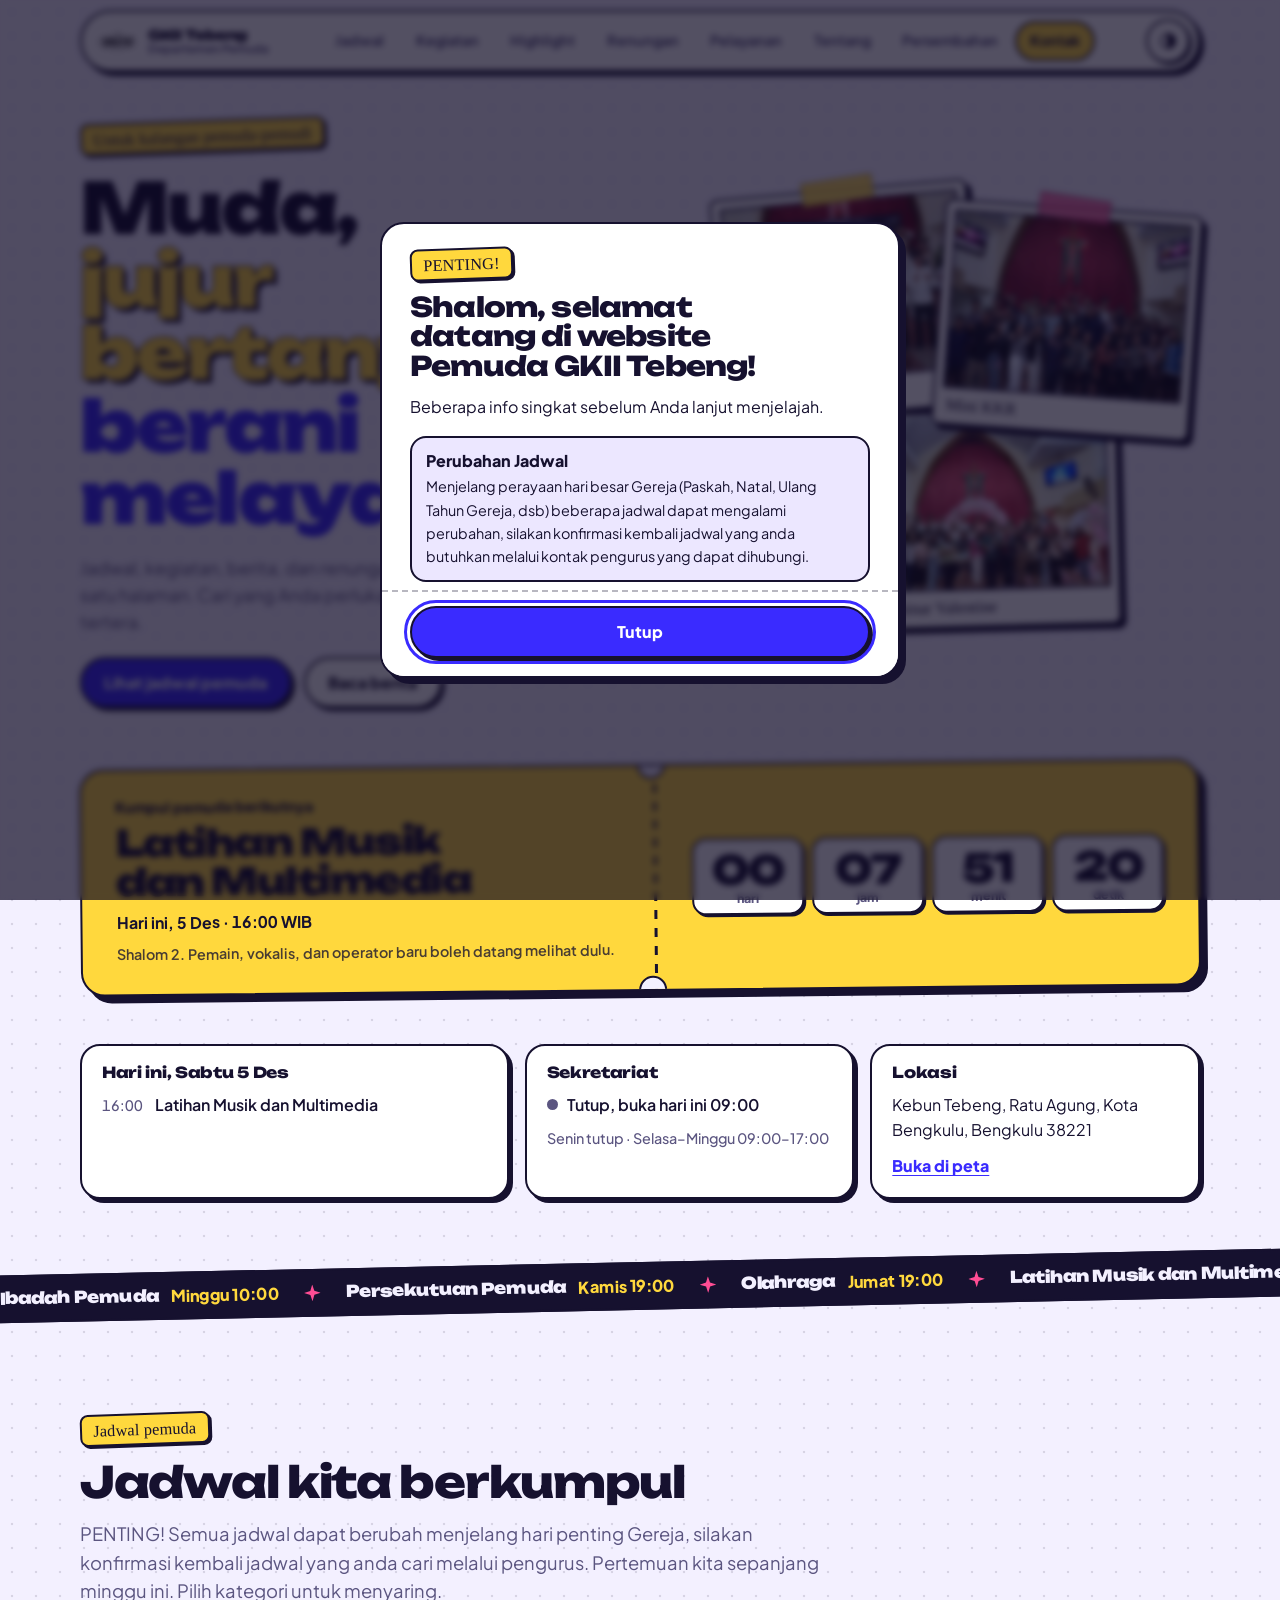
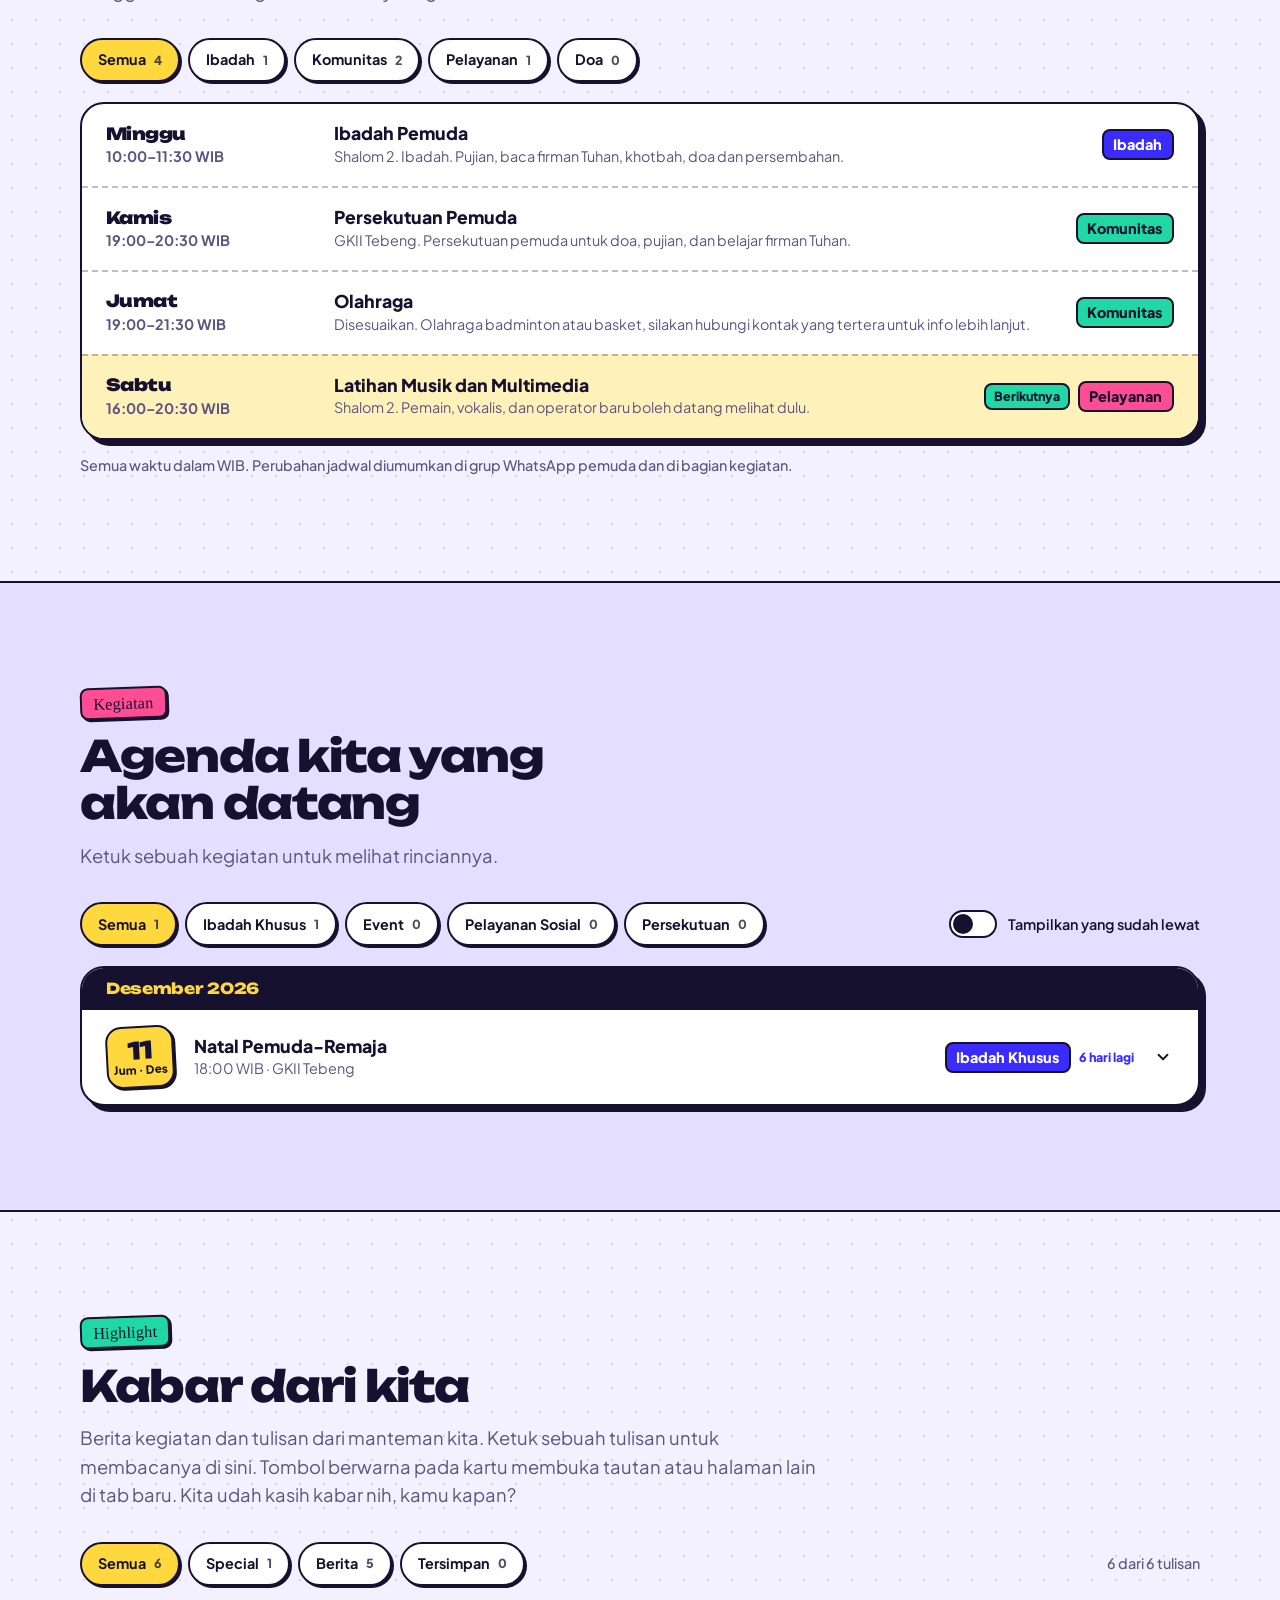
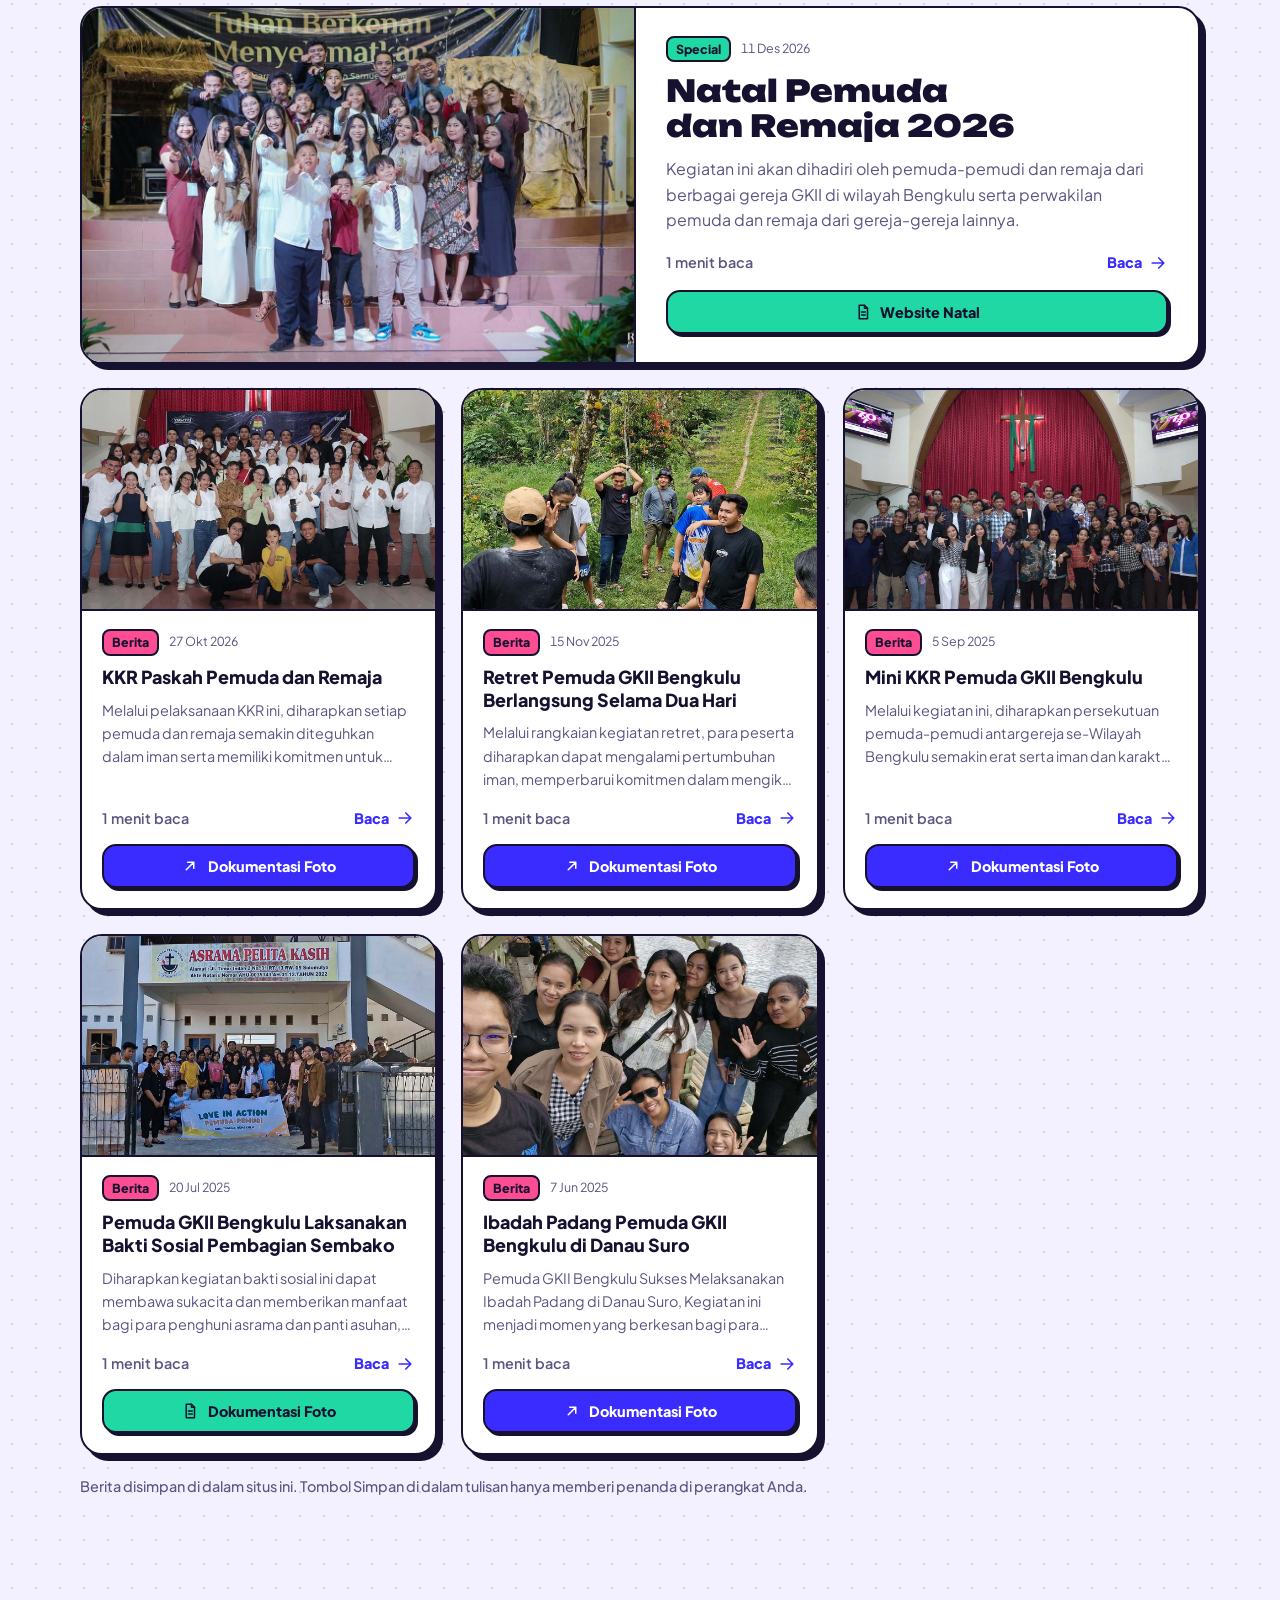
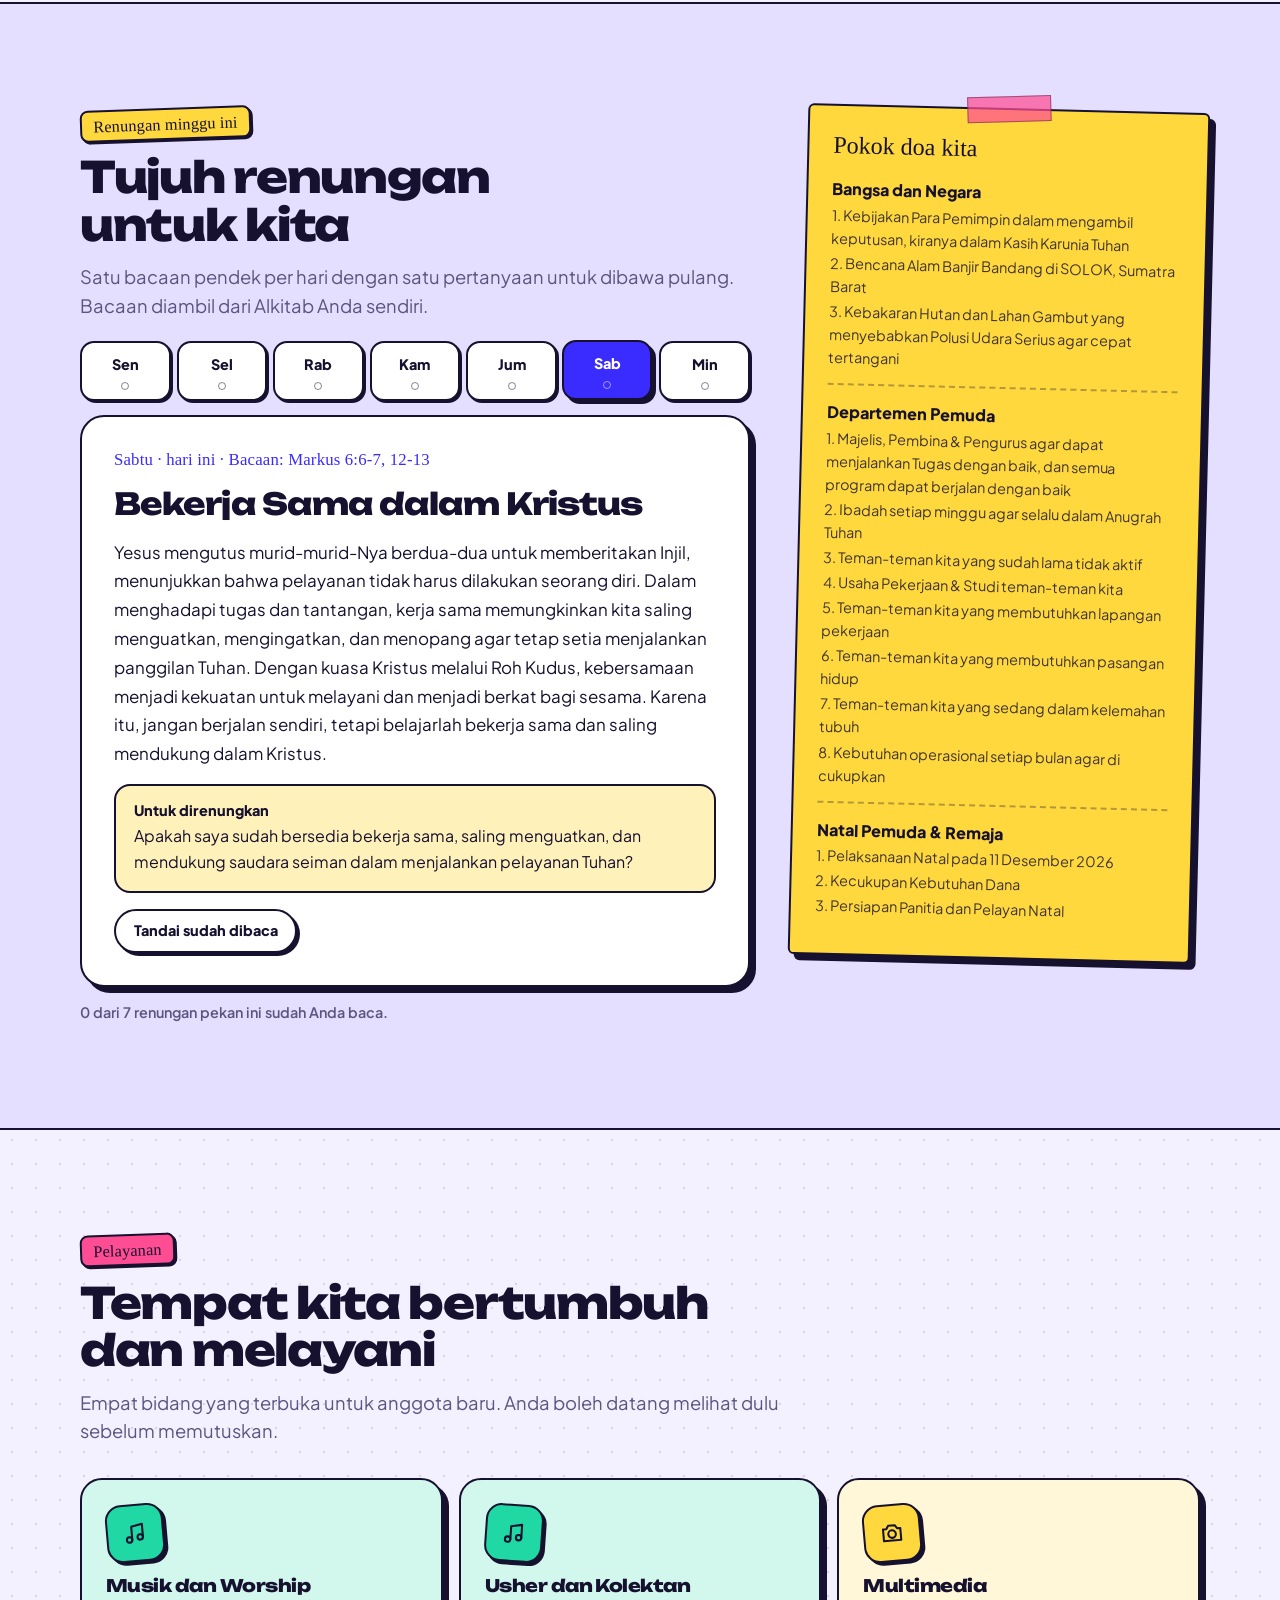
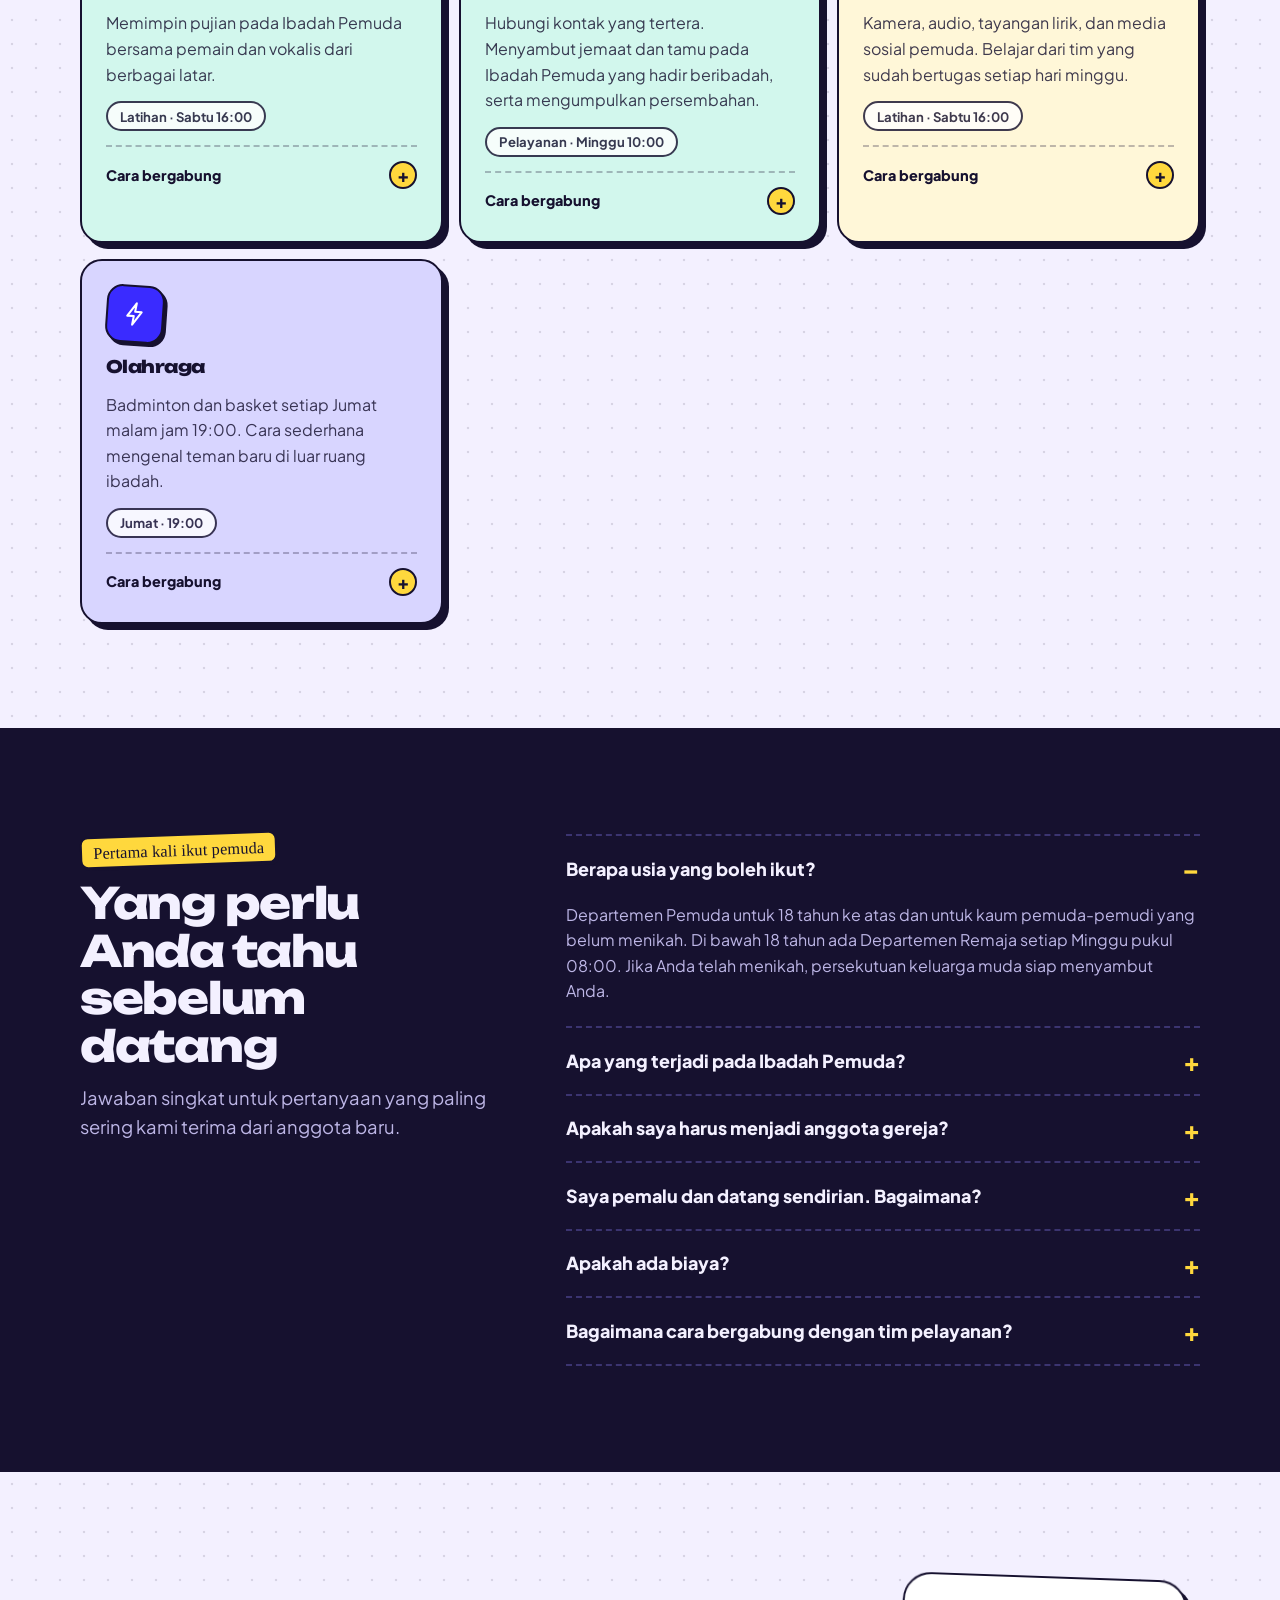
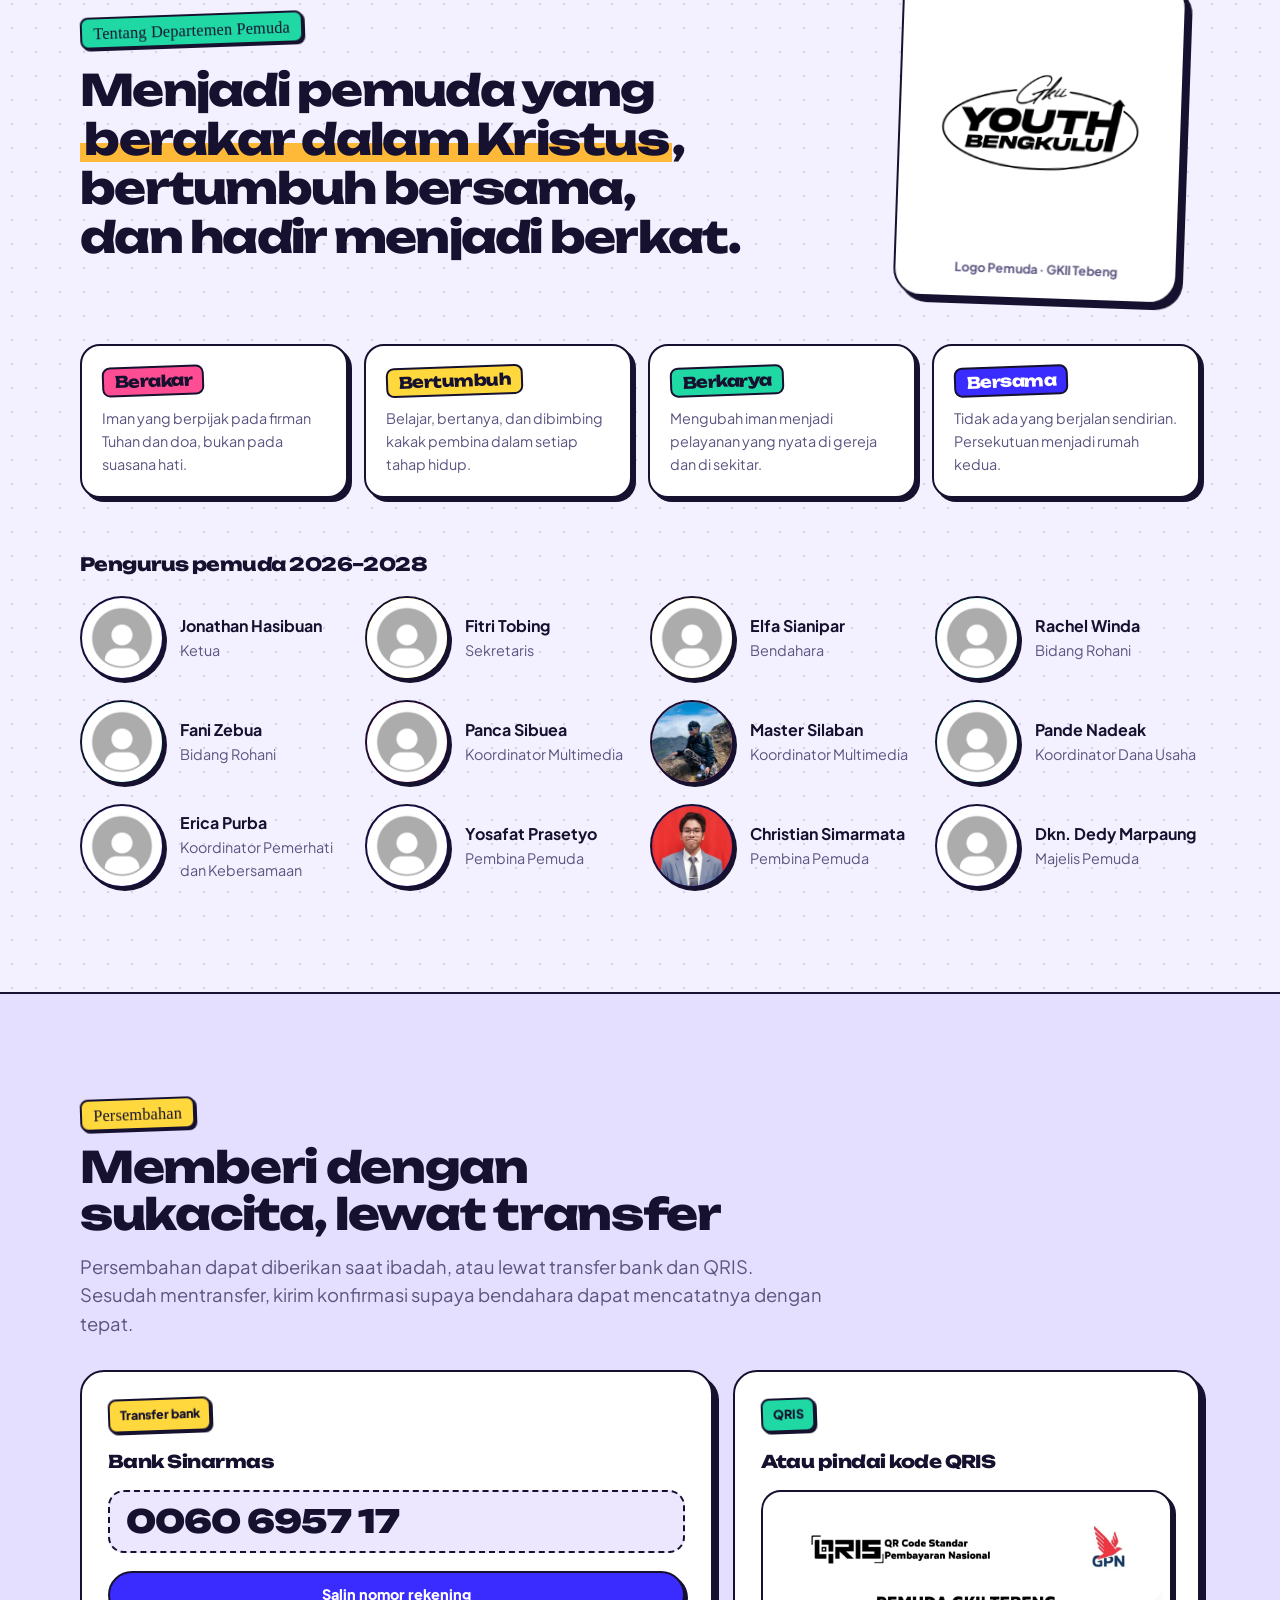
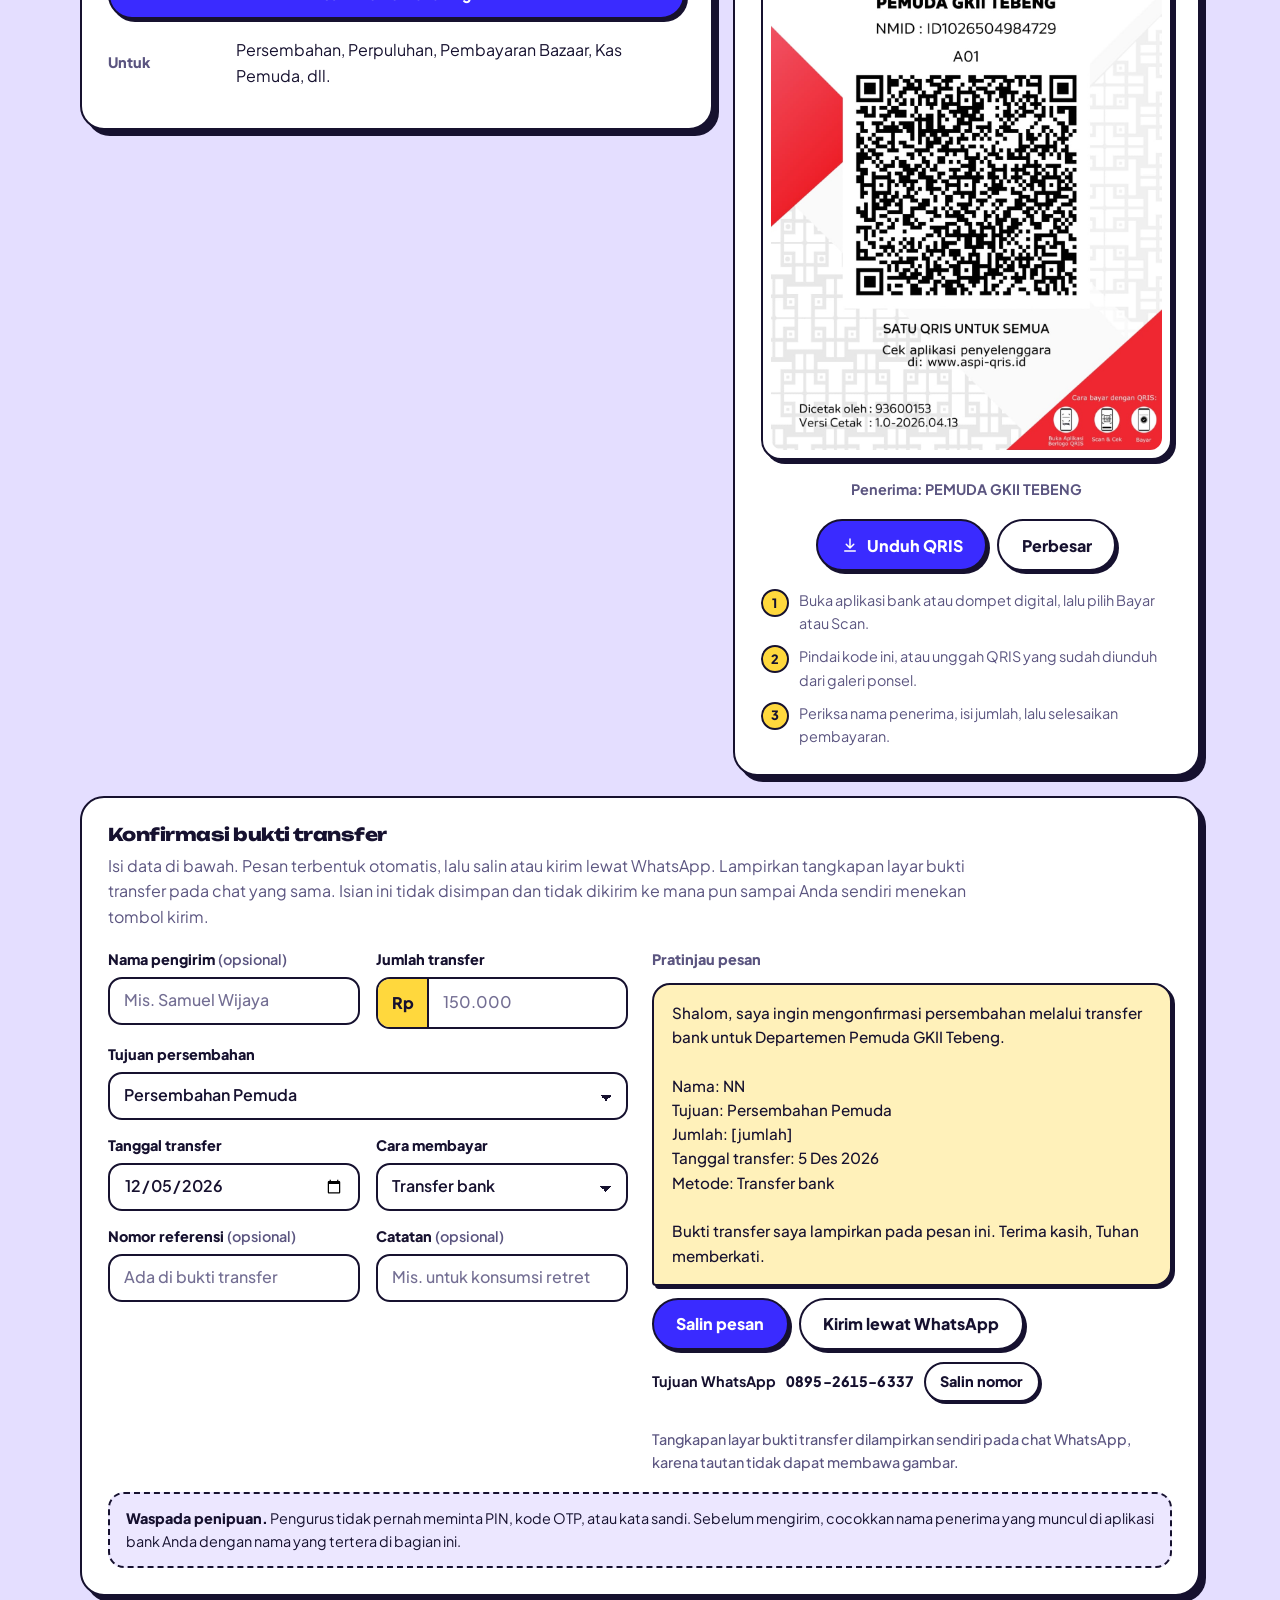
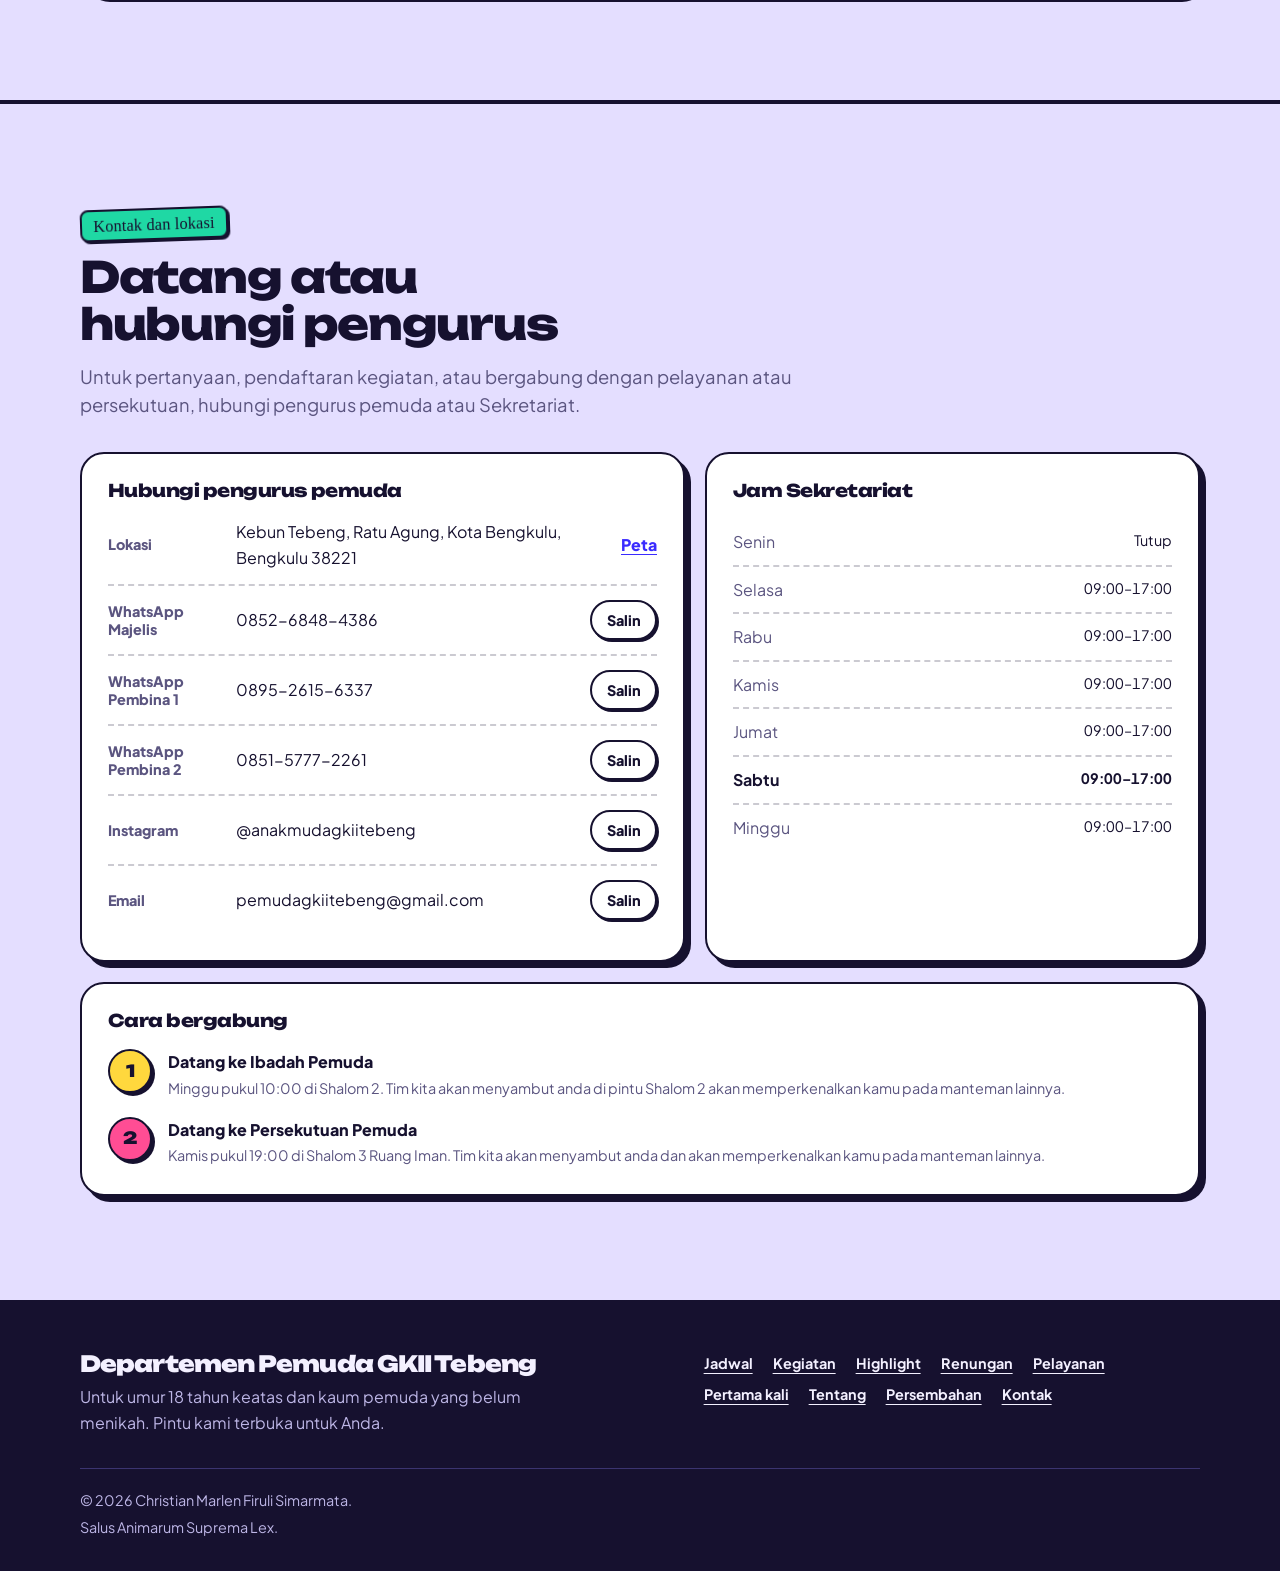
<file: index.html>
<!doctype html>
<html>
  <head>
    <meta charset="utf8" />
    <meta
      name="viewport"
      content="width=device-width,initial-scale=1,viewport-fit=cover"
    />
    <link rel="stylesheet" href="css/pemuda.css" />
    <link rel="icon" href="galeri/pemuda/icon.jpg" />
    <meta
      name="google-site-verification"
      content="fjR6FVzo6zAJXnYV338PZYV8bFMIik87Fm8AAgnD2HM"
    />
  </head>
  <body>
    <title>Pemuda GKII Tebeng</title>
    <meta name="claude:viewport-fit-sides" content="cover" />
    <link rel="preconnect" href="https://fonts.googleapis.com" />
    <link rel="preconnect" href="https://fonts.gstatic.com" crossorigin />
    <link
      rel="stylesheet"
      href="https://fonts.googleapis.com/css2?family=Unbounded:wght@600..900&family=Plus+Jakarta+Sans:wght@400..800&family=Permanent+Marker&display=swap"
    />
    <a class="skip-link" href="#jadwal">Lewati ke konten</a>

    <header class="site-header">
      <div class="wrap header-inner">
        <a
          class="brand"
          href="#beranda"
          aria-label="Departemen Pemuda Kasih Karunia, ke beranda"
        >
          <img
            class="logo logo-light"
            src="galeri/pemuda/logo-pemuda-hitam.png"
            width="200"
            height="202"
            alt="Logo Dept. Pemuda Gereja Kristen Injili Indonesia (GKII)"
          />
          <img
            class="logo logo-dark"
            src="galeri/pemuda/logo-pemuda-putih.png"
            width="200"
            height="202"
            alt="Logo Dept. Pemuda Gereja Kristen Injili Indonesia (GKII)"
          />
          <span class="brand-text">
            <span class="brand-name">GKII Tebeng</span>
            <span class="brand-sub">Departemen Pemuda</span>
          </span>
        </a>
        <nav class="nav" aria-label="Navigasi utama">
          <a href="#jadwal">Jadwal</a>
          <a href="#kegiatan">Kegiatan</a>
          <a href="#berita">Highlight</a>
          <a href="#renungan">Renungan</a>
          <a href="#pelayanan">Pelayanan</a>
          <a href="#tentang">Tentang</a>
          <a href="#persembahan">Persembahan</a>
          <a href="#kontak">Kontak</a>
        </nav>
        <div class="header-actions">
          <a class="btn btn-small btn-primary desk-only" href="#pertama"
            >Pertama kali?</a
          >
          <button
            class="icon-btn"
            id="themeBtn"
            type="button"
            aria-label="Ganti tema terang atau gelap"
          >
            <svg viewBox="0 0 24 24" aria-hidden="true">
              <circle cx="12" cy="12" r="8.5" />
              <path d="M12 3.5v17a8.5 8.5 0 0 0 0-17z" fill="currentColor" />
            </svg>
          </button>
          <button
            class="icon-btn menu-btn"
            id="menuBtn"
            type="button"
            aria-expanded="false"
            aria-controls="mobileNav"
            aria-label="Buka menu"
          >
            <svg viewBox="0 0 24 24" aria-hidden="true">
              <path d="M4 8h16M4 16h16" />
            </svg>
          </button>
        </div>
      </div>
      <nav
        class="mobile-nav"
        id="mobileNav"
        aria-label="Navigasi seluler"
        hidden
      >
        <div class="wrap">
          <ul>
            <li><a class="m-link" href="#jadwal">Jadwal pemuda</a></li>
            <li><a class="m-link" href="#kegiatan">Kegiatan</a></li>
            <li><a class="m-link" href="#berita">Highlight</a></li>
            <li><a class="m-link" href="#renungan">Renungan</a></li>
            <li><a class="m-link" href="#pelayanan">Pelayanan</a></li>
            <li><a class="m-link" href="#tentang">Tentang kami</a></li>
            <li><a class="m-link" href="#persembahan">Persembahan</a></li>
            <li><a class="m-link" href="#kontak">Kontak dan lokasi</a></li>
          </ul>
          <a class="btn btn-primary" href="#pertama">Pertama kali datang?</a>
        </div>
      </nav>
    </header>

    <main id="main">
      <!-- BERANDA -->
      <section class="hero" id="beranda">
        <div class="wrap">
          <div class="hero-grid">
            <div class="hero-copy">
              <p class="eyebrow">Untuk kalangan pemuda-pemudi</p>
              <h1>
                <span class="h1-a">Muda,</span>
                <span class="h1-b">jujur bertanya,</span>
                <span class="h1-c">berani melayani.</span>
              </h1>
              <p class="lead">
                Jadwal, kegiatan, berita, dan renungan Departemen Pemuda ada di
                satu halaman. Cari yang Anda perlukan, lalu sesuai jadwal yang
                tertera.
              </p>
              <div class="cta-row">
                <a class="btn btn-primary" href="#jadwal"
                  >Lihat jadwal pemuda</a
                >
                <a class="btn btn-ghost" href="#berita">Baca berita</a>
              </div>
            </div>
            <div class="hero-visual">
              <div class="collage" id="collage" aria-hidden="true"></div>
              <div class="burst" id="burst" aria-hidden="true"></div>
            </div>
          </div>

          <article class="ticket" aria-label="Kumpul pemuda berikutnya">
            <div class="ticket-main">
              <div class="next-top">
                <p class="label" id="cdLabel">Kegiatan Kita Berikutnya</p>
                <span class="tag tag-live" id="liveTag" hidden
                  >Berlangsung</span
                >
              </div>
              <h2 id="nextName">Jadwal Kita</h2>
              <p class="next-when mono" id="nextWhen">Memuat jadwal</p>
              <p class="next-place" id="nextPlace"></p>
            </div>
            <span class="ticket-cut" aria-hidden="true"></span>
            <div class="count" id="countdown" role="timer" aria-live="off">
              <div><b id="cd-d">--</b><small>hari</small></div>
              <div><b id="cd-h">--</b><small>jam</small></div>
              <div><b id="cd-m">--</b><small>menit</small></div>
              <div><b id="cd-s">--</b><small>detik</small></div>
            </div>
          </article>

          <div class="quick">
            <div class="panel quick-panel">
              <div class="quick-item">
                <h3 id="todayTitle">Hari ini</h3>
                <ul class="today-list" id="todayList"></ul>
              </div>
              <div class="quick-item">
                <h3>Sekretariat</h3>
                <p class="status" id="officeStatus">Memeriksa jam buka</p>
                <p class="hint" id="officeHint" style="margin: 0"></p>
              </div>
              <div class="quick-item">
                <h3>Lokasi</h3>
                <p>Kebun Tebeng, Ratu Agung, Kota Bengkulu, Bengkulu 38221</p>
                <a
                  class="link"
                  href="https://maps.app.goo.gl/iYzDSpw44QK8RSQH8"
                  target="_blank"
                  rel="noopener"
                  >Buka di peta</a
                >
              </div>
            </div>
          </div>
        </div>
        <div class="tape" aria-hidden="true">
          <div class="tape-track" id="tapeTrack"></div>
        </div>
      </section>

      <!-- JADWAL -->
      <section class="section" id="jadwal">
        <div class="wrap">
          <div class="sec-head">
            <p class="eyebrow">Jadwal pemuda</p>
            <h2>Jadwal kita berkumpul</h2>
            <p class="sec-sub">
              PENTING! Semua jadwal dapat berubah menjelang hari penting Gereja,
              silakan konfirmasi kembali jadwal yang anda cari melalui pengurus.
              Pertemuan kita sepanjang minggu ini. Pilih kategori untuk
              menyaring.
            </p>
          </div>
          <div class="toolbar">
            <div
              class="chips"
              id="schedFilters"
              role="group"
              aria-label="Saring jadwal menurut kategori"
            ></div>
          </div>
          <ul class="panel sched" id="schedList"></ul>
          <p class="hint">
            Semua waktu dalam WIB. Perubahan jadwal diumumkan di grup WhatsApp
            pemuda dan di bagian kegiatan.
          </p>
        </div>
      </section>

      <!-- KEGIATAN -->
      <section class="section section--alt" id="kegiatan">
        <div class="wrap">
          <div class="sec-head">
            <p class="eyebrow">Kegiatan</p>
            <h2>Agenda kita yang akan datang</h2>
            <p class="sec-sub">
              Ketuk sebuah kegiatan untuk melihat rinciannya.
            </p>
          </div>
          <div class="toolbar">
            <div
              class="chips"
              id="evFilters"
              role="group"
              aria-label="Saring kegiatan menurut kategori"
            ></div>
            <label class="switch" for="showPast">
              <input type="checkbox" id="showPast" />
              <span class="track" aria-hidden="true"></span>
              <span>Tampilkan yang sudah lewat</span>
            </label>
          </div>
          <div class="panel events" id="evList"></div>
        </div>
      </section>

      <!-- BERITA DAN ARTIKEL -->
      <section class="section" id="berita">
        <div class="wrap">
          <div class="sec-head">
            <p class="eyebrow">Highlight</p>
            <h2>Kabar dari kita</h2>
            <p class="sec-sub">
              Berita kegiatan dan tulisan dari manteman kita. Ketuk sebuah
              tulisan untuk membacanya di sini. Tombol berwarna pada kartu
              membuka tautan atau halaman lain di tab baru. Kita udah kasih
              kabar nih, kamu kapan?
            </p>
          </div>
          <div class="toolbar">
            <div
              class="chips"
              id="postFilters"
              role="group"
              aria-label="Saring berita dan artikel"
            ></div>
            <p class="hint" id="postCount" style="margin: 0"></p>
          </div>
          <div class="pgrid" id="postGrid"></div>
          <p class="hint" style="margin-top: 20px">
            Berita disimpan di dalam situs ini. Tombol Simpan di dalam tulisan
            hanya memberi penanda di perangkat Anda.
          </p>
        </div>
      </section>

      <!-- RENUNGAN -->
      <section class="section section--alt" id="renungan">
        <div class="wrap split">
          <div>
            <div class="sec-head" style="margin-bottom: 20px">
              <p class="eyebrow">Renungan minggu ini</p>
              <h2>Tujuh renungan untuk kita</h2>
              <p class="sec-sub">
                Satu bacaan pendek per hari dengan satu pertanyaan untuk dibawa
                pulang. Bacaan diambil dari Alkitab Anda sendiri.
              </p>
            </div>
            <div
              class="tabs"
              id="devoTabs"
              role="tablist"
              aria-label="Pilih hari"
            ></div>
            <article
              class="panel devo-card"
              id="devoPanel"
              role="tabpanel"
              tabindex="0"
            ></article>
            <p
              class="devo-progress"
              id="devoProgress"
              style="margin-top: 14px"
            ></p>
          </div>
          <aside class="warta" aria-labelledby="doaHead">
            <h3 class="w-head" id="doaHead">Pokok doa kita</h3>
            <ul class="prayer">
              <li>
                <b>Bangsa dan Negara</b
                ><span
                  >1. Kebijakan Para Pemimpin dalam mengambil keputusan, kiranya
                  dalam Kasih Karunia Tuhan</span
                ><span
                  >2. Bencana Alam Banjir Bandang di SOLOK, Sumatra Barat</span
                ><span
                  >3. Kebakaran Hutan dan Lahan Gambut yang menyebabkan Polusi
                  Udara Serius agar cepat tertangani</span
                >
              </li>
              <li>
                <b>Departemen Pemuda</b
                ><span
                  >1. Majelis, Pembina & Pengurus agar dapat menjalankan Tugas
                  dengan baik, dan semua program dapat berjalan dengan
                  baik</span
                ><span
                  >2. Ibadah setiap minggu agar selalu dalam Anugrah Tuhan</span
                ><span>3. Teman-teman kita yang sudah lama tidak aktif</span>
                <span>4. Usaha Pekerjaan & Studi teman-teman kita</span>
                <span
                  >5. Teman-teman kita yang membutuhkan lapangan pekerjaan</span
                >
                <span>6. Teman-teman kita yang membutuhkan pasangan hidup</span>
                <span
                  >7. Teman-teman kita yang sedang dalam kelemahan tubuh
                </span>
                <span
                  >8. Kebutuhan operasional setiap bulan agar di cukupkan</span
                >
              </li>
              <li>
                <b>Natal Pemuda & Remaja</b
                ><span>1. Pelaksanaan Natal pada 11 Desember 2026</span
                ><span>2. Kecukupan Kebutuhan Dana</span
                ><span>3. Persiapan Panitia dan Pelayan Natal</span>
              </li>
            </ul>
          </aside>
        </div>
      </section>

      <!-- PELAYANAN -->
      <section class="section" id="pelayanan">
        <div class="wrap">
          <div class="sec-head">
            <p class="eyebrow">Pelayanan</p>
            <h2>Tempat kita bertumbuh dan melayani</h2>
            <p class="sec-sub">
              Empat bidang yang terbuka untuk anggota baru. Anda boleh datang
              melihat dulu sebelum memutuskan.
            </p>
          </div>
          <div class="tiles">
            <article class="panel tile k-teal">
              <div class="tile-ico">
                <svg viewBox="0 0 24 24" aria-hidden="true">
                  <path d="M9 18V6l10-2v12" />
                  <circle cx="6.5" cy="18" r="2.5" />
                  <circle cx="16.5" cy="16" r="2.5" />
                </svg>
              </div>
              <h3>Musik dan Worship</h3>
              <p>
                Memimpin pujian pada Ibadah Pemuda bersama pemain dan vokalis
                dari berbagai latar.
              </p>
              <p class="tile-when">Latihan · Sabtu 16:00</p>
              <details>
                <summary>Cara bergabung</summary>
                <p>
                  Hubungi kontak yang tertera. Pemain gitar, bass, keyboard,
                  drum, dan vokalis baru sangat dibutuhkan. Tidak perlu audisi.
                </p>
              </details>
            </article>
            <article class="panel tile k-teal">
              <div class="tile-ico">
                <svg viewBox="0 0 24 24" aria-hidden="true">
                  <path d="M9 18V6l10-2v12" />
                  <circle cx="6.5" cy="18" r="2.5" />
                  <circle cx="16.5" cy="16" r="2.5" />
                </svg>
              </div>
              <h3>Usher dan Kolektan</h3>
              <p>
                Hubungi kontak yang tertera. Menyambut jemaat dan tamu pada
                Ibadah Pemuda yang hadir beribadah, serta mengumpulkan
                persembahan.
              </p>
              <p class="tile-when">Pelayanan · Minggu 10:00</p>
              <details>
                <summary>Cara bergabung</summary>
                <p>
                  Hubungi kontak yang tertera. Pelayan baru diperkenalkan pada
                  satu bidang dulu, misalnya menyambut jemaat.
                </p>
              </details>
            </article>
            <article class="panel tile k-glow">
              <div class="tile-ico">
                <svg viewBox="0 0 24 24" aria-hidden="true">
                  <path d="M4 8h3l2-3h6l2 3h3v11H4z" />
                  <circle cx="12" cy="13" r="3.5" />
                </svg>
              </div>
              <h3>Multimedia</h3>
              <p>
                Kamera, audio, tayangan lirik, dan media sosial pemuda. Belajar
                dari tim yang sudah bertugas setiap hari minggu.
              </p>
              <p class="tile-when">Latihan · Sabtu 16:00</p>
              <details>
                <summary>Cara bergabung</summary>
                <p>
                  Hubungi kontak yang tertera. Pemula boleh datang melihat dulu
                  sebelum memutuskan. Tidak perlu pandai mengoperasikan kamera
                  atau audio.
                </p>
              </details>
            </article>
            <article class="panel tile k-accent">
              <div class="tile-ico">
                <svg viewBox="0 0 24 24" aria-hidden="true">
                  <path d="M13 2L5 14h6l-1 8 8-12h-6z" />
                </svg>
              </div>
              <h3>Olahraga</h3>
              <p>
                Badminton dan basket setiap Jumat malam jam 19:00. Cara
                sederhana mengenal teman baru di luar ruang ibadah.
              </p>
              <p class="tile-when">Jumat · 19:00</p>
              <details>
                <summary>Cara bergabung</summary>
                <p>Hubungi kontak yang tertera. Tidak perlu pandai bermain.</p>
              </details>
            </article>
          </div>
        </div>
      </section>

      <!-- PERTAMA KALI -->
      <section class="section band" id="pertama">
        <div class="wrap faq-grid">
          <div class="sec-head">
            <p class="eyebrow">Pertama kali ikut pemuda</p>
            <h2>Yang perlu Anda tahu sebelum datang</h2>
            <p class="sec-sub">
              Jawaban singkat untuk pertanyaan yang paling sering kami terima
              dari anggota baru.
            </p>
          </div>
          <div class="faq">
            <details name="faq" open>
              <summary>Berapa usia yang boleh ikut?</summary>
              <p>
                Departemen Pemuda untuk 18 tahun ke atas dan untuk kaum
                pemuda-pemudi yang belum menikah. Di bawah 18 tahun ada
                Departemen Remaja setiap Minggu pukul 08:00. Jika Anda telah
                menikah, persekutuan keluarga muda siap menyambut Anda.
              </p>
            </details>
            <details name="faq">
              <summary>Apa yang terjadi pada Ibadah Pemuda?</summary>
              <p>
                Ibadah berlangsung sekitar 90 menit: pujian, doa, pembacaan
                firman, khotbah, dan persembahan. Anda boleh ikut berdiri dan
                bernyanyi, atau duduk menyimak sesuai kenyamanan Anda.
              </p>
            </details>
            <details name="faq">
              <summary>Apakah saya harus menjadi anggota gereja?</summary>
              <p>
                Tidak. Semua pemuda boleh hadir, baik dari gereja lain maupun
                yang sedang mencari.
              </p>
            </details>
            <details name="faq">
              <summary>Saya pemalu dan datang sendirian. Bagaimana?</summary>
              <p>
                Banyak anggota memulai dengan cara yang sama. Tim kita akan
                menyambut anda di pintu Shalom 2 akan memperkenalkan kamu pada
                manteman lainnya.
              </p>
            </details>
            <details name="faq">
              <summary>Apakah ada biaya?</summary>
              <p>
                Ibadah dan persekutuan tidak ada dikenakan biaya. Beberapa
                kegiatan, seperti retret, dikenai biaya untuk menutup biaya
                transportasi, akomodasi, dan konsumsi. Biaya ini diumumkan
                sebelum kegiatan.
              </p>
            </details>
            <details name="faq">
              <summary>Bagaimana cara bergabung dengan tim pelayanan?</summary>
              <p>
                Hubungi kontak yang tertera. Kami mencocokkan Anda dengan
                kelompok yang paling sesuai.
              </p>
            </details>
          </div>
        </div>
      </section>

      <!-- TENTANG -->
      <section class="section" id="tentang">
        <div class="wrap">
          <div class="about-top">
            <div class="about-copy">
              <div class="sec-head" style="margin-bottom: 20px">
                <p class="eyebrow">Tentang Departemen Pemuda</p>
              </div>
              <p class="visi">
                Menjadi pemuda yang <em>berakar dalam Kristus</em>, bertumbuh
                bersama, dan hadir menjadi berkat.
              </p>
            </div>
            <figure class="seal">
              <img
                class="seal-img logo-light"
                src="galeri/pemuda/logo-pemuda-hitam.png"
                width="617"
                height="640"
                loading="lazy"
                alt="Logo Departemen Pemuda Gereja Kristen Injili Indonesia (GKII)"
              />
              <img
                class="seal-img logo-dark"
                src="galeri/pemuda/logo-pemuda-putih.png"
                width="617"
                height="640"
                loading="lazy"
                alt="Logo Departemen Pemuda Gereja Kristen Injili Indonesia (GKII)"
              />
              <figcaption>Logo Pemuda · GKII Tebeng</figcaption>
            </figure>
          </div>
          <div class="values">
            <div class="value">
              <h3>Berakar</h3>
              <p>
                Iman yang berpijak pada firman Tuhan dan doa, bukan pada suasana
                hati.
              </p>
            </div>
            <div class="value">
              <h3>Bertumbuh</h3>
              <p>
                Belajar, bertanya, dan dibimbing kakak pembina dalam setiap
                tahap hidup.
              </p>
            </div>
            <div class="value">
              <h3>Berkarya</h3>
              <p>
                Mengubah iman menjadi pelayanan yang nyata di gereja dan di
                sekitar.
              </p>
            </div>
            <div class="value">
              <h3>Bersama</h3>
              <p>
                Tidak ada yang berjalan sendirian. Persekutuan menjadi rumah
                kedua.
              </p>
            </div>
          </div>
          <h3 class="team-head">Pengurus pemuda 2026–2028</h3>
          <div class="team">
            <div class="person k-accent">
              <span class="avatar" aria-hidden="true">JH</span>
              <div><b>Jonathan Hasibuan</b><span>Ketua</span></div>
            </div>
            <div class="person k-glow">
              <span class="avatar" aria-hidden="true">FT</span>
              <div><b>Fitri Tobing</b><span>Sekretaris</span></div>
            </div>
            <div class="person k-glow">
              <span class="avatar" aria-hidden="true">ES</span>
              <div><b>Elfa Sianipar</b><span>Bendahara</span></div>
            </div>
            <div class="person k-teal">
              <span class="avatar" aria-hidden="true">RW</span>
              <div><b>Rachel Winda</b><span>Bidang Rohani</span></div>
            </div>
            <div class="person k-teal">
              <span class="avatar" aria-hidden="true">FZ</span>
              <div><b>Fani Zebua</b><span>Bidang Rohani</span></div>
            </div>
            <div class="person k-coral">
              <span class="avatar" aria-hidden="true">PS</span>
              <div><b>Panca Sibuea</b><span>Koordinator Multimedia</span></div>
            </div>
            <div class="person k-coral">
              <span class="avatar" aria-hidden="true">MS</span>
              <div>
                <b>Master Silaban</b><span>Koordinator Multimedia</span>
              </div>
            </div>
            <div class="person k-teal">
              <span class="avatar" aria-hidden="true">PN</span>
              <div><b>Pande Nadeak</b><span>Koordinator Dana Usaha</span></div>
            </div>
            <div class="person k-accent">
              <span class="avatar" aria-hidden="true">EP</span>
              <div>
                <b>Erica Purba</b
                ><span>Koordinator Pemerhati dan Kebersamaan</span>
              </div>
            </div>
            <div class="person k-accent">
              <span class="avatar" aria-hidden="true">YP</span>
              <div><b>Yosafat Prasetyo</b><span>Pembina Pemuda</span></div>
            </div>
            <div class="person k-accent">
              <span class="avatar" aria-hidden="true">CS</span>
              <div><b>Christian Simarmata</b><span>Pembina Pemuda</span></div>
            </div>
            <div class="person k-accent">
              <span class="avatar" aria-hidden="true">DM</span>
              <div><b>Dkn. Dedy Marpaung</b><span>Majelis Pemuda</span></div>
            </div>
          </div>
        </div>
      </section>

      <!-- PERSEMBAHAN -->
      <section class="section section--alt" id="persembahan">
        <div class="wrap">
          <div class="sec-head">
            <p class="eyebrow">Persembahan</p>
            <h2>Memberi dengan sukacita, lewat transfer</h2>
            <p class="sec-sub">
              Persembahan dapat diberikan saat ibadah, atau lewat transfer bank
              dan QRIS. Sesudah mentransfer, kirim konfirmasi supaya bendahara
              dapat mencatatnya dengan tepat.
            </p>
          </div>
          <p class="give-sample" id="giveSample" hidden>
            <span class="tag tag-today">Data contoh</span
            ><span id="giveSampleTxt"></span>
          </p>

          <div class="give-grid">
            <div
              class="give-accs"
              id="giveBanks"
              aria-label="Rekening tujuan transfer"
            ></div>
            <article
              class="panel card give-qris"
              id="giveQris"
              aria-labelledby="gqH"
            ></article>
          </div>

          <article
            class="panel card give-confirm"
            id="giveConfirm"
            aria-labelledby="gcH"
          >
            <div class="give-head">
              <h3 id="gcH">Konfirmasi bukti transfer</h3>
              <p>
                Isi data di bawah. Pesan terbentuk otomatis, lalu salin atau
                kirim lewat WhatsApp. Lampirkan tangkapan layar bukti transfer
                pada chat yang sama. Isian ini tidak disimpan dan tidak dikirim
                ke mana pun sampai Anda sendiri menekan tombol kirim.
              </p>
            </div>
            <div class="give-cols">
              <form class="gform" id="gvForm" autocomplete="off" novalidate>
                <div class="fld">
                  <label for="gvName"
                    >Nama pengirim <span class="opt">(opsional)</span></label
                  ><input
                    id="gvName"
                    type="text"
                    maxlength="60"
                    autocomplete="off"
                    placeholder="Mis. Samuel Wijaya"
                  />
                </div>
                <div class="fld">
                  <label for="gvAmount">Jumlah transfer</label>
                  <div class="amt">
                    <span aria-hidden="true">Rp</span
                    ><input
                      id="gvAmount"
                      type="text"
                      inputmode="numeric"
                      maxlength="15"
                      autocomplete="off"
                      placeholder="150.000"
                      aria-describedby="gvAmountErr"
                    />
                  </div>
                  <p class="ferr" id="gvAmountErr" hidden>
                    Isi jumlah transfer dengan angka.
                  </p>
                </div>
                <div class="fld fld--wide">
                  <label for="gvPurpose">Tujuan persembahan</label
                  ><select id="gvPurpose"></select>
                </div>
                <div class="fld">
                  <label for="gvDate">Tanggal transfer</label
                  ><input id="gvDate" type="date" />
                </div>
                <div class="fld">
                  <label for="gvMethod">Cara membayar</label
                  ><select id="gvMethod">
                    <option value="Transfer bank">Transfer bank</option>
                    <option value="QRIS">QRIS</option>
                  </select>
                </div>
                <div class="fld">
                  <label for="gvRef"
                    >Nomor referensi <span class="opt">(opsional)</span></label
                  ><input
                    id="gvRef"
                    type="text"
                    maxlength="30"
                    autocomplete="off"
                    placeholder="Ada di bukti transfer"
                  />
                </div>
                <div class="fld">
                  <label for="gvNote"
                    >Catatan <span class="opt">(opsional)</span></label
                  ><input
                    id="gvNote"
                    type="text"
                    maxlength="120"
                    autocomplete="off"
                    placeholder="Mis. untuk konsumsi retret"
                  />
                </div>
              </form>
              <div class="gpreview">
                <p class="gp-label" id="gvMsgLabel">Pratinjau pesan</p>
                <pre
                  class="gmsg"
                  id="gvMsg"
                  tabindex="0"
                  aria-labelledby="gvMsgLabel"
                ></pre>
                <div class="gp-actions">
                  <button class="btn btn-primary" type="button" id="gvCopy">
                    Salin pesan
                  </button>
                  <a
                    class="btn btn-ghost"
                    id="gvWa"
                    href="#"
                    target="_blank"
                    rel="noopener"
                    >Kirim lewat WhatsApp</a
                  >
                </div>
                <p class="gp-wa" id="gvWaRow" hidden>
                  <span>Tujuan WhatsApp</span> <b class="mono" id="gvWaNo"></b>
                  <button
                    class="copy"
                    type="button"
                    id="gvWaCopy"
                    data-copy=""
                    data-label="Nomor WhatsApp"
                  >
                    Salin nomor
                  </button>
                </p>
                <p class="hint" id="gvHint">
                  Tangkapan layar bukti transfer dilampirkan sendiri pada chat
                  WhatsApp, karena tautan tidak dapat membawa gambar.
                </p>
              </div>
            </div>
            <p class="give-warn">
              <b>Waspada penipuan.</b> Pengurus tidak pernah meminta PIN, kode
              OTP, atau kata sandi. Sebelum mengirim, cocokkan nama penerima
              yang muncul di aplikasi bank Anda dengan nama yang tertera di
              bagian ini.
            </p>
          </article>

          <!--article
            class="panel card give-report"
            id="giveReport"
            aria-labelledby="grH"
          ></article-->
        </div>
      </section>

      <!-- KONTAK -->
      <section class="section section--alt" id="kontak">
        <div class="wrap">
          <div class="sec-head">
            <p class="eyebrow">Kontak dan lokasi</p>
            <h2>Datang atau hubungi pengurus</h2>
            <p class="sec-sub">
              Untuk pertanyaan, pendaftaran kegiatan, atau bergabung dengan
              pelayanan atau persekutuan, hubungi pengurus pemuda atau
              Sekretariat.
            </p>
          </div>
          <div class="contact-grid">
            <div class="panel card">
              <h3>Hubungi pengurus pemuda</h3>
              <dl class="info">
                <div class="info-row">
                  <dt>Lokasi</dt>
                  <dd class="val">
                    Kebun Tebeng, Ratu Agung, Kota Bengkulu, Bengkulu 38221
                  </dd>
                  <a
                    class="link"
                    href="https://maps.app.goo.gl/iYzDSpw44QK8RSQH8"
                    target="_blank"
                    rel="noopener"
                    >Peta</a
                  >
                </div>
                <div class="info-row">
                  <dt>WhatsApp Majelis</dt>
                  <dd class="val">0852-6848-4386</dd>
                  <button
                    class="copy"
                    type="button"
                    data-copy="0852-6848-4386"
                    data-label="Nomor WhatsApp"
                  >
                    Salin
                  </button>
                </div>
                <div class="info-row">
                  <dt>WhatsApp Pembina 1</dt>
                  <dd class="val">0895-2615-6337</dd>
                  <button
                    class="copy"
                    type="button"
                    data-copy="0895-2615-6337"
                    data-label="Nomor WhatsApp"
                  >
                    Salin
                  </button>
                </div>
                <div class="info-row">
                  <dt>WhatsApp Pembina 2</dt>
                  <dd class="val">0851-5777-2261</dd>
                  <button
                    class="copy"
                    type="button"
                    data-copy="0851-5777-2261"
                    data-label="Nomor WhatsApp"
                  >
                    Salin
                  </button>
                </div>
                <div class="info-row">
                  <dt>Instagram</dt>
                  <dd class="val">@anakmudagkiitebeng</dd>
                  <button
                    class="copy"
                    type="button"
                    data-copy="@anakmudagkiitebeng"
                    data-label="Nama Instagram"
                  >
                    Salin
                  </button>
                </div>
                <div class="info-row">
                  <dt>Email</dt>
                  <dd class="val">pemudagkiitebeng@gmail.com</dd>
                  <button
                    class="copy"
                    type="button"
                    data-copy="pemudagkiitebeng@gmail.com"
                    data-label="Alamat surel"
                  >
                    Salin
                  </button>
                </div>
              </dl>
            </div>
            <div class="panel card">
              <h3>Jam Sekretariat</h3>
              <dl class="hours" id="hoursList"></dl>
            </div>
          </div>
          <div class="panel card" style="margin-top: 20px">
            <h3>Cara bergabung</h3>
            <ol class="steps">
              <li>
                <div>
                  <b>Datang ke Ibadah Pemuda</b
                  ><span
                    >Minggu pukul 10:00 di Shalom 2. Tim kita akan menyambut
                    anda di pintu Shalom 2 akan memperkenalkan kamu pada
                    manteman lainnya.</span
                  >
                </div>
              </li>
              <li>
                <div>
                  <b>Datang ke Persekutuan Pemuda</b
                  ><span
                    >Kamis pukul 19:00 di Shalom 3 Ruang Iman. Tim kita akan
                    menyambut anda dan akan memperkenalkan kamu pada manteman
                    lainnya.</span
                  >
                </div>
              </li>
            </ol>
          </div>
        </div>
      </section>
    </main>

    <footer class="band site-footer">
      <div class="wrap">
        <div class="foot-grid">
          <div>
            <p class="foot-brand">Departemen Pemuda GKII Tebeng</p>
            <p>
              Untuk umur 18 tahun keatas dan kaum pemuda yang belum menikah.
              Pintu kami terbuka untuk Anda.
            </p>
          </div>
          <nav class="foot-links" aria-label="Tautan footer">
            <a href="#jadwal">Jadwal</a>
            <a href="#kegiatan">Kegiatan</a>
            <a href="#berita">Highlight</a>
            <a href="#renungan">Renungan</a>
            <a href="#pelayanan">Pelayanan</a>
            <a href="#pertama">Pertama kali</a>
            <a href="#tentang">Tentang</a>
            <a href="#persembahan">Persembahan</a>
            <a href="#kontak">Kontak</a>
          </nav>
        </div>
        <div class="foot-note">
          <span>© 2026 Christian Marlen Firuli Simarmata.</span>
          <span>Salus Animarum Suprema Lex.</span>
        </div>
      </div>
    </footer>

    <div class="toast" id="toast" role="status" aria-live="polite"></div>

    <dialog
      class="popup"
      id="popup"
      aria-labelledby="popTitle"
      aria-describedby="popIntro"
    >
      <div class="pop-scroll" id="popScroll">
        <div class="pop-head">
          <p class="eyebrow" id="popEyebrow"></p>
          <h2 id="popTitle"></h2>
          <p id="popIntro"></p>
        </div>
        <div class="pop-list" id="popList"></div>
      </div>
      <div class="pop-foot">
        <button type="button" class="btn btn-primary" id="popClose" autofocus>
          Tutup
        </button>
      </div>
    </dialog>

    <script src="js/pemuda.js"></script>
  </body>
</html>
</file>
<file: css/pemuda.css>
:root {
  color-scheme: light;
  box-sizing: border-box;
  padding-top: env(safe-area-inset-top, 0px);
  padding-bottom: env(safe-area-inset-bottom, 0px);
}
html {
  scroll-padding-top: env(safe-area-inset-top, 0px);
}
body {
  margin: 0;
  padding: 0;
  font:
    14px -apple-system,
    BlinkMacSystemFont,
    sans-serif;
  background: #fff;
  color: #000;
}
img {
  max-width: 100%;
}
[hidden]:not([hidden="until-found" i]) {
  display: none !important;
}
/* Layout: hero berbentuk deretan jendela lengkung gereja dengan kartu hitung mundur ibadah; di bawahnya pita-pita informasi bergantian terang/gelap. Satu aksen kobalt, amber hanya sebagai cahaya jendela. */
:root {
  --bg: #f2f4f9;
  --bg-alt: #e8ecf6;
  --surface: #ffffff;
  --tint: #e9ecfa;
  --ink: #101633;
  --muted: #546080;
  --line: #d5dbeb;
  --accent: #2d3fe0;
  --on-accent: #ffffff;
  --glow: #ffb938;
  --coral: #ff7a59;
  --teal: #0e9f8e;
  --band: #101633;
  --on-band: #eef1ff;
  --band-muted: #aab3d9;
  --band-line: #2b3360;
  --ok: #0c7a4f;
  --on-ok: #ffffff;
  --alt1: #ffb938;
  --shadow: 0 18px 40px -22px rgba(16, 22, 51, 0.38);
  --logo-light: block;
  --logo-dark: none;

  --font-display: "Bricolage Grotesque", "Trebuchet MS", system-ui, sans-serif;
  --font-body:
    "Figtree", system-ui, -apple-system, "Segoe UI", Roboto, sans-serif;
  --font-mono:
    "JetBrains Mono", ui-monospace, "SF Mono", Menlo, Consolas, monospace;

  --fs-xs: 0.75rem;
  --fs-sm: 0.875rem;
  --fs-md: 1rem;
  --fs-lg: 1.25rem;
  --fs-xl: clamp(1.75rem, 4.2vw, 2.75rem);
  --fs-hero: clamp(2.5rem, 8.2vw, 4.9rem);
  --header-h: 64px;
}
@media (prefers-color-scheme: dark) {
  :root:not([data-theme="light"]) {
    --bg: #0b0f1f;
    --bg-alt: #0f1530;
    --surface: #161d3b;
    --tint: #1f2850;
    --ink: #edf0ff;
    --muted: #9ea8d0;
    --line: #2a335e;
    --accent: #8a98ff;
    --on-accent: #0b0f1f;
    --glow: #ffc65a;
    --coral: #ff906f;
    --teal: #3ed1bd;
    --band: #070a17;
    --on-band: #edf0ff;
    --band-muted: #9ea8d0;
    --band-line: #242c54;
    --ok: #4ad59b;
    --on-ok: #06241a;
    --alt1: #ffb25a;
    --shadow: 0 18px 40px -22px rgba(0, 0, 0, 0.75);
    --logo-light: none;
    --logo-dark: block;
    color-scheme: dark;
  }
}
:root[data-theme="dark"] {
  --bg: #0b0f1f;
  --bg-alt: #0f1530;
  --surface: #161d3b;
  --tint: #1f2850;
  --ink: #edf0ff;
  --muted: #9ea8d0;
  --line: #2a335e;
  --accent: #8a98ff;
  --on-accent: #0b0f1f;
  --glow: #ffc65a;
  --coral: #ff906f;
  --teal: #3ed1bd;
  --band: #070a17;
  --on-band: #edf0ff;
  --band-muted: #9ea8d0;
  --band-line: #242c54;
  --ok: #4ad59b;
  --on-ok: #06241a;
  --alt1: #ffb25a;
  --shadow: 0 18px 40px -22px rgba(0, 0, 0, 0.75);
  --logo-light: none;
  --logo-dark: block;
  color-scheme: dark;
}

*,
*::before,
*::after {
  box-sizing: border-box;
}
[hidden] {
  display: none !important;
}
html {
  scroll-behavior: smooth;
}
body {
  background: var(--bg);
  color: var(--ink);
  font: 400 var(--fs-md)/1.6 var(--font-body);
  -webkit-font-smoothing: antialiased;
  text-rendering: optimizeLegibility;
}
body::before {
  content: "";
  position: fixed;
  inset: 0 0 auto;
  height: env(safe-area-inset-top, 0px);
  z-index: 60;
  background: var(--bg);
}
h1,
h2,
h3,
p,
ul,
ol,
dl,
dd {
  margin: 0;
  padding: 0;
}
ul,
ol {
  list-style: none;
}
a {
  color: inherit;
}
button {
  font: inherit;
  color: inherit;
  cursor: pointer;
}
:focus-visible {
  outline: 3px solid var(--accent);
  outline-offset: 2px;
  border-radius: 6px;
}
.band :focus-visible {
  outline-color: var(--);
}
.mono {
  font-family: var(--font-mono);
  font-variant-numeric: tabular-nums;
}
abbr {
  text-decoration: none;
}

.wrap {
  width: 100%;
  max-width: 1152px;
  margin-inline: auto;
  padding-left: max(16px, env(safe-area-inset-left, 0px));
  padding-right: max(16px, env(safe-area-inset-right, 0px));
}
.skip-link {
  position: absolute;
  left: 16px;
  top: -80px;
  z-index: 100;
  background: var(--accent);
  color: var(--on-accent);
  padding: 0.6rem 1rem;
  border-radius: 8px;
  font-weight: 600;
}
.skip-link:focus {
  top: calc(env(safe-area-inset-top, 0px) + 8px);
}

/* Header */
.site-header {
  position: sticky;
  top: env(safe-area-inset-top, 0px);
  z-index: 50;
  background: color-mix(in srgb, var(--bg) 90%, transparent);
  -webkit-backdrop-filter: blur(12px);
  backdrop-filter: blur(12px);
  border-bottom: 1px solid var(--line);
}
.header-inner {
  display: flex;
  align-items: center;
  justify-content: space-between;
  gap: 16px;
  min-height: var(--header-h);
}
.brand {
  display: flex;
  align-items: center;
  gap: 10px;
  text-decoration: none;
  min-width: 0;
}
.logo {
  flex: none;
  height: 52px;
  width: auto;
  display: block;
}
.logo-light {
  display: var(--logo-light);
}
.logo-dark {
  display: var(--logo-dark);
}
.brand-text {
  display: grid;
  line-height: 1.15;
  min-width: 0;
}
.brand-name {
  font: 700 1.1rem/1.1 var(--font-display);
  letter-spacing: -0.01em;
}
.brand-sub {
  font: 500 var(--fs-xs)/1.2 var(--font-mono);
  letter-spacing: 0.06em;
  text-transform: uppercase;
  color: var(--muted);
  white-space: nowrap;
}
.brand-name {
  white-space: nowrap;
}
.nav {
  display: none;
  gap: 4px;
}
.nav a,
.mobile-nav a.m-link {
  text-decoration: none;
  font-weight: 600;
  font-size: var(--fs-sm);
  padding: 0.5rem 0.8rem;
  border-radius: 999px;
  color: var(--muted);
}
.nav a:hover {
  color: var(--ink);
  background: var(--tint);
}
.nav a[aria-current="true"] {
  color: var(--ink);
  background: var(--tint);
}
.header-actions {
  display: flex;
  align-items: center;
  gap: 8px;
}
.icon-btn {
  width: 44px;
  height: 44px;
  display: grid;
  place-items: center;
  border: 1px solid var(--line);
  background: var(--surface);
  border-radius: 50%;
}
.icon-btn:hover {
  background: var(--tint);
}
.icon-btn svg {
  width: 20px;
  height: 20px;
  fill: none;
  stroke: currentColor;
  stroke-width: 1.8;
  stroke-linecap: round;
  stroke-linejoin: round;
}
.header-actions .desk-only {
  display: none;
}
.mobile-nav {
  position: absolute;
  left: 0;
  right: 0;
  top: 100%;
  background: var(--bg);
  border-bottom: 1px solid var(--line);
  padding-block: 8px 20px;
  box-shadow: var(--shadow);
}
.mobile-nav ul {
  display: grid;
}
.mobile-nav a.m-link {
  display: block;
  padding: 0.95rem 0;
  border-radius: 0;
  border-top: 1px solid var(--line);
  font: 700 1.25rem/1.2 var(--font-display);
  color: var(--ink);
}
.mobile-nav li:first-child a.m-link {
  border-top: 0;
}
.mobile-nav a.m-link[aria-current="true"] {
  color: var(--accent);
}
.mobile-nav .btn {
  margin-top: 12px;
  width: 100%;
}
@media (min-width: 1040px) {
  .nav {
    display: flex;
  }
  .menu-btn,
  .mobile-nav {
    display: none !important;
  }
}
@media (min-width: 1200px) {
  .header-actions .desk-only {
    display: inline-flex;
  }
}

/* Buttons and small parts */
.btn {
  display: inline-flex;
  align-items: center;
  justify-content: center;
  gap: 0.5rem;
  min-height: 48px;
  padding: 0.7rem 1.4rem;
  border-radius: 999px;
  font-weight: 700;
  font-size: var(--fs-md);
  text-decoration: none;
  border: 1.5px solid transparent;
  transition:
    transform 0.15s ease,
    background 0.15s ease;
}
.btn:hover {
  transform: translateY(-1px);
}
.btn-small {
  min-height: 44px;
  padding: 0.5rem 1.1rem;
  font-size: var(--fs-sm);
}
.btn-primary {
  background: var(--accent);
  color: var(--on-accent);
}
.btn-ghost {
  background: transparent;
  border-color: var(--line);
  color: var(--ink);
}
.btn-ghost:hover {
  background: var(--tint);
}
.band .btn-primary {
  background: var(--glow);
  color: var(--band);
}
.tag {
  display: inline-block;
  font: 600 var(--fs-xs)/1 var(--font-mono);
  letter-spacing: 0.06em;
  text-transform: uppercase;
  padding: 0.4rem 0.55rem;
  border-radius: 6px;
  white-space: nowrap;
}
.tag-today {
  background: var(--accent);
  color: var(--on-accent);
}
.tag-next {
  border: 1px solid var(--accent);
  color: var(--accent);
}
.tag-live {
  background: var(--ok);
  color: var(--on-ok);
}
.tag-done {
  background: var(--tint);
  color: var(--muted);
}
.k-accent {
  --k: var(--accent);
  --on-k: var(--on-accent);
}
.k-glow {
  --k: var(--glow);
  --on-k: var(--band);
}
.k-coral {
  --k: var(--coral);
  --on-k: var(--band);
}
.k-teal {
  --k: var(--teal);
  --on-k: var(--band);
}
.pill {
  display: inline-flex;
  align-items: center;
  gap: 0.45rem;
  font-size: var(--fs-sm);
  font-weight: 600;
  line-height: 1.2;
  padding: 0.35rem 0.75rem;
  border-radius: 999px;
  white-space: nowrap;
  background: color-mix(in srgb, var(--k) 14%, var(--surface));
  border: 1px solid color-mix(in srgb, var(--k) 38%, var(--line));
}
.pill::before {
  content: "";
  width: 0.5rem;
  height: 0.5rem;
  border-radius: 50%;
  background: var(--k);
  flex: none;
}
.chips {
  display: flex;
  flex-wrap: wrap;
  gap: 8px;
}
.chip {
  display: inline-flex;
  align-items: center;
  gap: 0.5rem;
  min-height: 44px;
  padding: 0.45rem 1rem;
  border-radius: 999px;
  font-weight: 600;
  font-size: var(--fs-sm);
  background: var(--surface);
  border: 1px solid var(--line);
}
.chip:hover {
  background: var(--tint);
}
.chip[aria-pressed="true"] {
  background: var(--ink);
  color: var(--bg);
  border-color: var(--ink);
}
.chip .n {
  font: 500 var(--fs-xs)/1 var(--font-mono);
  opacity: 0.7;
}
.panel {
  background: var(--surface);
  border: 1px solid var(--line);
  border-radius: 20px;
}

/* Sections */
.section {
  padding-block: clamp(56px, 9vw, 104px);
  scroll-margin-top: calc(var(--header-h) + env(safe-area-inset-top, 0px));
}
.section--alt {
  background: var(--bg-alt);
}
.sec-head {
  display: grid;
  gap: 12px;
  max-width: 62ch;
  margin-bottom: 32px;
}
.eyebrow {
  font: 600 var(--fs-xs)/1.2 var(--font-mono);
  letter-spacing: 0.12em;
  text-transform: uppercase;
  color: var(--accent);
}
h2 {
  font: 700 var(--fs-xl)/1.08 var(--font-display);
  letter-spacing: -0.025em;
  text-wrap: balance;
}
.sec-sub {
  color: var(--muted);
  font-size: var(--fs-lg);
  line-height: 1.5;
}
.toolbar {
  display: flex;
  flex-wrap: wrap;
  align-items: center;
  justify-content: space-between;
  gap: 16px;
  margin-bottom: 20px;
}

/* Hero */
.hero {
  padding-top: clamp(28px, 5vw, 64px);
  overflow-x: clip;
  scroll-margin-top: calc(var(--header-h) + env(safe-area-inset-top, 0px));
}
.hero-grid {
  display: grid;
  gap: 40px;
  align-items: center;
}
.hero-copy {
  display: grid;
  gap: 22px;
  min-width: 0;
}
.hero .eyebrow {
  display: inline-flex;
  align-items: center;
  gap: 0.6rem;
}
.hero .eyebrow::before {
  content: "";
  width: 0.6rem;
  height: 0.6rem;
  border-radius: 50%;
  background: var(--glow);
}
h1 {
  font: 800 var(--fs-hero)/0.98 var(--font-display);
  letter-spacing: -0.04em;
  text-wrap: balance;
}
.lead {
  font-size: var(--fs-lg);
  line-height: 1.55;
  color: var(--muted);
  max-width: 46ch;
}
.cta-row {
  display: flex;
  flex-wrap: wrap;
  gap: 12px;
}
.hero-visual {
  position: relative;
  min-width: 0;
  isolation: isolate;
}
.hero-visual::before {
  content: "";
  position: absolute;
  inset: -12% -8% 10%;
  z-index: -1;
  background: radial-gradient(
    55% 55% at 50% 38%,
    color-mix(in srgb, var(--glow) 30%, transparent),
    transparent 72%
  );
}
.arches {
  height: clamp(250px, 44vw, 380px);
  display: flex;
  align-items: flex-end;
  gap: clamp(8px, 1.6vw, 14px);
  padding-inline: 8px;
}
.arch {
  flex: 1 1 0;
  min-width: 0;
  position: relative;
  border-radius: 999px 999px 0 0;
}
.arch::before {
  content: "";
  position: absolute;
  inset: 10px 10px 0;
  border-radius: 999px 999px 0 0;
  border: 2px solid color-mix(in srgb, var(--bg) 62%, transparent);
  border-bottom: 0;
}
.a1 {
  height: 60%;
  background: var(--accent);
}
.a2 {
  height: 100%;
  background: var(--glow);
}
.a3 {
  height: 76%;
  background: var(--coral);
}
.cross {
  position: absolute;
  left: 50%;
  top: 16%;
  width: 30px;
  height: 46px;
  transform: translateX(-50%);
}
.cross::before,
.cross::after {
  content: "";
  position: absolute;
  background: var(--band);
  border-radius: 2px;
}
.cross::before {
  left: 50%;
  top: 0;
  bottom: 0;
  width: 5px;
  transform: translateX(-50%);
}
.cross::after {
  top: 30%;
  left: 0;
  right: 0;
  height: 5px;
}
.next-card {
  position: relative;
  z-index: 2;
  margin: -60px 12px 0;
  background: var(--surface);
  border: 1px solid var(--line);
  border-radius: 22px;
  padding: 22px;
  box-shadow: var(--shadow);
  display: grid;
  gap: 14px;
}
.label {
  font: 600 var(--fs-xs)/1.2 var(--font-mono);
  letter-spacing: 0.1em;
  text-transform: uppercase;
  color: var(--muted);
}
.next-top {
  display: flex;
  flex-wrap: wrap;
  align-items: baseline;
  justify-content: space-between;
  gap: 6px 12px;
}
.next-card h2 {
  font-size: clamp(1.5rem, 4vw, 1.9rem);
  letter-spacing: -0.02em;
}
.next-when {
  color: var(--muted);
  font-size: var(--fs-sm);
}
.count {
  display: grid;
  grid-template-columns: repeat(4, 1fr);
  border-top: 1px solid var(--line);
  border-bottom: 1px solid var(--line);
}
.count > div {
  padding: 12px 4px;
  display: grid;
  justify-items: center;
  gap: 2px;
  border-left: 1px solid var(--line);
}
.count > div:first-child {
  border-left: 0;
}
.count b {
  font: 700 clamp(1.7rem, 6vw, 2.4rem)/1 var(--font-display);
  font-variant-numeric: tabular-nums;
  letter-spacing: -0.03em;
}
.count small {
  font: 500 var(--fs-xs)/1 var(--font-mono);
  letter-spacing: 0.08em;
  text-transform: uppercase;
  color: var(--muted);
}
.next-place {
  font-size: var(--fs-sm);
  color: var(--muted);
}
@media (min-width: 900px) {
  .hero-grid {
    grid-template-columns: 1.1fr 0.9fr;
    gap: 56px;
  }
}

.quick {
  margin-top: clamp(40px, 6vw, 72px);
}
.quick-panel {
  display: grid;
  overflow: hidden;
}
.quick-item {
  padding: 20px 24px;
  display: grid;
  gap: 10px;
  align-content: start;
  min-width: 0;
  border-top: 1px solid var(--line);
}
.quick-item:first-child {
  border-top: 0;
}
.quick-item h3 {
  font: 600 var(--fs-xs)/1.2 var(--font-mono);
  letter-spacing: 0.1em;
  text-transform: uppercase;
  color: var(--muted);
}
.today-list {
  display: grid;
  gap: 6px;
}
.today-list li {
  display: flex;
  gap: 0.75rem;
  align-items: baseline;
  font-weight: 600;
}
.today-list li .mono {
  font-weight: 500;
  color: var(--muted);
  font-size: var(--fs-sm);
}
.today-list li.done {
  color: var(--muted);
  font-weight: 500;
  text-decoration: line-through;
  text-decoration-color: color-mix(in srgb, var(--muted) 50%, transparent);
}
.today-list li.live::after {
  content: "berlangsung";
  font: 600 var(--fs-xs)/1 var(--font-mono);
  color: var(--ok);
  text-transform: uppercase;
  letter-spacing: 0.06em;
}
.status {
  display: inline-flex;
  align-items: center;
  gap: 0.6rem;
  font-weight: 600;
}
.status::before {
  content: "";
  width: 0.7rem;
  height: 0.7rem;
  border-radius: 50%;
  background: var(--muted);
  flex: none;
}
.status.is-open::before {
  background: var(--ok);
  box-shadow: 0 0 0 4px color-mix(in srgb, var(--ok) 22%, transparent);
}
.link {
  font-weight: 600;
  color: var(--accent);
  text-underline-offset: 3px;
}
@media (min-width: 820px) {
  .quick-panel {
    grid-template-columns: 1.3fr 1fr 1fr;
  }
  .quick-item {
    border-top: 0;
    border-left: 1px solid var(--line);
  }
  .quick-item:first-child {
    border-left: 0;
  }
}

/* Jadwal */
.sched {
  overflow: hidden;
}
.srow {
  display: grid;
  grid-template-columns: minmax(150px, 200px) 1fr auto;
  gap: 8px 28px;
  align-items: center;
  padding: 18px 24px;
  border-top: 1px solid var(--line);
}
.srow:first-child {
  border-top: 0;
}
.srow.is-today {
  background: color-mix(in srgb, var(--accent) 7%, var(--surface));
}
.s-when {
  display: grid;
  gap: 2px;
}
.s-day {
  font: 700 var(--fs-lg)/1.2 var(--font-display);
}
.s-time {
  font: 500 var(--fs-sm)/1.4 var(--font-mono);
  color: var(--muted);
  font-variant-numeric: tabular-nums;
}
.s-main {
  min-width: 0;
}
.s-main h3 {
  font: 700 1.1rem/1.3 var(--font-body);
}
.s-main p {
  color: var(--muted);
  font-size: var(--fs-sm);
}
.s-meta {
  display: flex;
  flex-wrap: wrap;
  justify-content: flex-end;
  align-items: center;
  gap: 8px;
}
@media (max-width: 760px) {
  .srow {
    grid-template-columns: 1fr;
    padding: 16px;
    gap: 10px;
  }
  .s-meta {
    justify-content: flex-start;
  }
}
.hint {
  color: var(--muted);
  font-size: var(--fs-sm);
  margin-top: 14px;
}

/* Kegiatan */
.switch {
  display: inline-flex;
  align-items: center;
  gap: 0.7rem;
  font-weight: 600;
  font-size: var(--fs-sm);
  cursor: pointer;
  min-height: 44px;
}
.switch input {
  position: absolute;
  opacity: 0;
  width: 1px;
  height: 1px;
}
.switch .track {
  width: 44px;
  height: 26px;
  border-radius: 999px;
  background: var(--line);
  position: relative;
  transition: background 0.15s ease;
  flex: none;
}
.switch .track::after {
  content: "";
  position: absolute;
  top: 3px;
  left: 3px;
  width: 20px;
  height: 20px;
  border-radius: 50%;
  background: var(--surface);
  box-shadow: 0 1px 3px rgba(0, 0, 0, 0.3);
  transition: transform 0.15s ease;
}
.switch input:checked + .track {
  background: var(--accent);
}
.switch input:checked + .track::after {
  transform: translateX(18px);
}
.switch input:focus-visible + .track {
  outline: 3px solid var(--accent);
  outline-offset: 2px;
}
.events {
  overflow: hidden;
}
.month {
  padding: 12px 24px;
  background: var(--tint);
  font: 600 var(--fs-xs)/1.2 var(--font-mono);
  letter-spacing: 0.12em;
  text-transform: uppercase;
  color: var(--muted);
  border-top: 1px solid var(--line);
}
.month:first-child {
  border-top: 0;
}
.ev {
  border-top: 1px solid var(--line);
}
.ev summary {
  list-style: none;
  cursor: pointer;
  padding: 16px 24px;
  display: grid;
  grid-template-columns: 68px 1fr auto 20px;
  grid-template-areas: "date main side chev";
  gap: 4px 20px;
  align-items: center;
}
.ev summary::-webkit-details-marker {
  display: none;
}
.ev summary:hover {
  background: color-mix(in srgb, var(--tint) 60%, var(--surface));
}
.ev.is-past {
  opacity: 0.6;
}
.date-tile {
  grid-area: date;
  width: 68px;
  padding: 16px 0 9px;
  text-align: center;
  border-radius: 34px 34px 12px 12px;
  background: var(--tint);
  display: grid;
  gap: 1px;
  justify-items: center;
}
.date-tile b {
  font: 800 1.7rem/1 var(--font-display);
  letter-spacing: -0.03em;
}
.date-tile span {
  font: 500 0.68rem/1.3 var(--font-mono);
  letter-spacing: 0.06em;
  text-transform: uppercase;
  color: var(--muted);
}
.ev-main {
  grid-area: main;
  min-width: 0;
}
.ev-main h3 {
  font: 700 1.1rem/1.3 var(--font-body);
}
.ev-meta {
  color: var(--muted);
  font-size: var(--fs-sm);
}
.ev-side {
  grid-area: side;
  display: flex;
  flex-wrap: wrap;
  justify-content: flex-end;
  align-items: center;
  gap: 8px;
}
.rel {
  font: 600 var(--fs-xs)/1 var(--font-mono);
  letter-spacing: 0.05em;
  text-transform: uppercase;
  color: var(--accent);
}
.is-past .rel {
  color: var(--muted);
}
.chev {
  grid-area: chev;
  width: 18px;
  height: 18px;
  fill: none;
  stroke: var(--muted);
  stroke-width: 2;
  stroke-linecap: round;
  stroke-linejoin: round;
  transition: transform 0.15s ease;
}
.ev[open] .chev {
  transform: rotate(180deg);
}
.ev-body {
  padding: 0 24px 22px calc(24px + 68px + 20px);
  display: grid;
  gap: 10px;
  max-width: calc(62ch + 112px);
}
.ev-body p {
  color: var(--ink);
}
.ev-body .mono {
  font-size: var(--fs-sm);
  color: var(--muted);
}
.empty {
  padding: 40px 24px;
  text-align: center;
  color: var(--muted);
}
@media (max-width: 700px) {
  .ev summary {
    grid-template-columns: 60px 1fr 18px;
    grid-template-areas: "date main chev" "date side chev";
    padding: 16px;
    gap: 6px 14px;
  }
  .date-tile {
    width: 60px;
  }
  .ev-side {
    justify-content: flex-start;
  }
  .ev-body {
    padding: 0 16px 20px 16px;
  }
  .month {
    padding-inline: 16px;
  }
}

/* Renungan dan warta */
.split {
  display: grid;
  gap: 32px;
  align-items: start;
}
@media (min-width: 960px) {
  .split {
    grid-template-columns: 1.25fr 0.75fr;
    gap: 48px;
  }
}
.tabs {
  display: grid;
  grid-template-columns: repeat(7, 1fr);
  gap: 6px;
  margin-bottom: 14px;
}
.tab {
  display: grid;
  justify-items: center;
  gap: 6px;
  padding: 0.65rem 0 0.55rem;
  min-height: 56px;
  background: var(--surface);
  border: 1px solid var(--line);
  border-radius: 14px;
  font-weight: 700;
  font-size: var(--fs-sm);
}
.tab:hover {
  background: var(--tint);
}
.tab[aria-selected="true"] {
  background: var(--accent);
  color: var(--on-accent);
  border-color: var(--accent);
}
.tab .rd {
  width: 8px;
  height: 8px;
  border-radius: 50%;
  border: 1.5px solid currentColor;
  opacity: 0.5;
}
.tab .rd.on {
  background: currentColor;
  opacity: 1;
}
.tab.is-today:not([aria-selected="true"])::after {
  content: "";
  width: 14px;
  height: 3px;
  border-radius: 2px;
  background: var(--glow);
  margin-top: -2px;
}
.devo-card {
  padding: clamp(20px, 4vw, 32px);
  display: grid;
  gap: 16px;
}
.devo-ref {
  font: 600 var(--fs-sm)/1.3 var(--font-mono);
  color: var(--accent);
  letter-spacing: 0.02em;
}
.devo-card h3 {
  font: 700 clamp(1.5rem, 3.6vw, 2rem)/1.15 var(--font-display);
  letter-spacing: -0.02em;
  text-wrap: balance;
}
.devo-text {
  max-width: 60ch;
  font-size: 1.06rem;
  line-height: 1.7;
}
.devo-q {
  background: var(--tint);
  border-radius: 14px;
  padding: 16px 18px;
  max-width: 60ch;
}
.devo-q b {
  display: block;
  font: 600 var(--fs-xs)/1.2 var(--font-mono);
  letter-spacing: 0.1em;
  text-transform: uppercase;
  color: var(--muted);
  margin-bottom: 4px;
}
.devo-foot {
  display: flex;
  flex-wrap: wrap;
  align-items: center;
  gap: 12px 20px;
}
.devo-foot .btn[aria-pressed="true"] {
  background: var(--ok);
  border-color: var(--ok);
  color: var(--on-ok);
}
.devo-progress {
  color: var(--muted);
  font-size: var(--fs-sm);
}
.warta {
  display: grid;
  gap: 4px;
}
.warta h3.w-head {
  font: 700 var(--fs-lg)/1.2 var(--font-display);
  margin-bottom: 12px;
}
.w-item {
  padding: 18px 0;
  border-top: 1px solid var(--line);
  display: grid;
  gap: 6px;
}
.w-item:first-of-type {
  border-top: 0;
  padding-top: 6px;
}
.w-top {
  display: flex;
  align-items: center;
  justify-content: space-between;
  gap: 10px;
}
.w-top .mono {
  font-size: var(--fs-xs);
  color: var(--muted);
  letter-spacing: 0.04em;
}
.w-item h4 {
  margin: 0;
  font: 700 1.02rem/1.35 var(--font-body);
}
.w-item p {
  color: var(--muted);
  font-size: var(--fs-sm);
}

/* Pelayanan */
.tiles {
  display: grid;
  gap: 16px;
  grid-template-columns: repeat(auto-fit, minmax(min(100%, 320px), 1fr));
}
.tile {
  padding: 24px;
  display: grid;
  gap: 14px;
  align-content: start;
  min-width: 0;
}
.tile-ico {
  width: 56px;
  height: 66px;
  border-radius: 28px 28px 10px 10px;
  background: var(--k);
  color: var(--on-k);
  display: grid;
  place-items: end center;
  padding-bottom: 14px;
}
.tile-ico svg {
  width: 26px;
  height: 26px;
  fill: none;
  stroke: currentColor;
  stroke-width: 1.9;
  stroke-linecap: round;
  stroke-linejoin: round;
}
.tile h3 {
  font: 700 var(--fs-lg)/1.2 var(--font-display);
  letter-spacing: -0.01em;
}
.tile p {
  color: var(--muted);
}
.tile-when {
  font: 500 var(--fs-sm)/1.4 var(--font-mono);
  color: var(--ink);
}
.tile details {
  border-top: 1px solid var(--line);
  padding-top: 12px;
}
.tile summary {
  cursor: pointer;
  font-weight: 700;
  font-size: var(--fs-sm);
  list-style: none;
  display: flex;
  align-items: center;
  justify-content: space-between;
  gap: 10px;
  min-height: 32px;
  color: var(--accent);
}
.tile summary::-webkit-details-marker {
  display: none;
}
.tile summary::after {
  content: "+";
  font: 500 1.4rem/1 var(--font-mono);
}
.tile details[open] summary::after {
  content: "–";
}
.tile details p {
  margin-top: 8px;
  font-size: var(--fs-sm);
}

/* Pertama kali (FAQ) */
.band {
  background: var(--band);
  color: var(--on-band);
}
.band .eyebrow {
  color: var(--glow);
}
.band .sec-sub {
  color: var(--band-muted);
}
.faq-grid {
  display: grid;
  gap: 36px;
  align-items: start;
}
@media (min-width: 900px) {
  .faq-grid {
    grid-template-columns: 0.8fr 1.2fr;
    gap: 64px;
  }
  .faq-grid .sec-head {
    position: sticky;
    top: calc(var(--header-h) + env(safe-area-inset-top, 0px) + 24px);
    margin-bottom: 0;
  }
}
.faq {
  display: grid;
}
.faq details {
  border-top: 1px solid var(--band-line);
}
.faq details:last-child {
  border-bottom: 1px solid var(--band-line);
}
.faq summary {
  cursor: pointer;
  list-style: none;
  display: flex;
  justify-content: space-between;
  align-items: center;
  gap: 16px;
  padding: 20px 0;
  font: 700 1.12rem/1.35 var(--font-body);
}
.faq summary::-webkit-details-marker {
  display: none;
}
.faq summary::after {
  content: "+";
  font: 400 1.6rem/1 var(--font-mono);
  color: var(--glow);
  flex: none;
}
.faq details[open] summary::after {
  content: "–";
}
.faq details p {
  padding: 0 0 22px;
  color: var(--band-muted);
  max-width: 58ch;
}

/* Tentang */
.visi {
  font: 700 clamp(1.7rem, 4.6vw, 3rem)/1.12 var(--font-display);
  letter-spacing: -0.03em;
  max-width: 24ch;
  text-wrap: balance;
}
.visi em {
  font-style: normal;
  color: var(--accent);
}
.about-top {
  display: grid;
  gap: 36px;
  align-items: center;
}
.about-copy {
  min-width: 0;
}
.seal {
  margin: 0;
  display: grid;
  justify-items: center;
  gap: 14px;
  min-width: 0;
}
.seal-img {
  width: min(100%, 260px);
  height: auto;
  aspect-ratio: 617 / 640;
}
.seal figcaption {
  font: 500 var(--fs-xs)/1.4 var(--font-mono);
  letter-spacing: 0.08em;
  text-transform: uppercase;
  color: var(--muted);
  text-align: center;
}
@media (min-width: 900px) {
  .about-top {
    grid-template-columns: minmax(0, 1fr) 320px;
    gap: 64px;
  }
  .seal-img {
    width: 300px;
  }
}
.values {
  display: grid;
  gap: 0;
  margin-top: 40px;
  grid-template-columns: repeat(auto-fit, minmax(min(100%, 230px), 1fr));
  border-top: 1px solid var(--line);
}
.value {
  padding: 24px 24px 24px 0;
  border-bottom: 1px solid var(--line);
  display: grid;
  gap: 6px;
  align-content: start;
}
.value h3 {
  font: 700 var(--fs-lg)/1.2 var(--font-display);
}
.value p {
  color: var(--muted);
  font-size: var(--fs-sm);
}
.team-head {
  margin-top: 56px;
  margin-bottom: 20px;
  font: 700 var(--fs-lg)/1.2 var(--font-display);
}
.team {
  display: grid;
  gap: 20px;
  grid-template-columns: repeat(auto-fit, minmax(min(100%, 250px), 1fr));
}
.person {
  display: flex;
  align-items: center;
  gap: 16px;
  min-width: 0;
}
.avatar {
  flex: none;
  width: 64px;
  height: 76px;
  border-radius: 32px 32px 12px 12px;
  background: var(--k);
  color: var(--on-k);
  display: grid;
  place-items: end center;
  padding-bottom: 12px;
  font: 800 1.15rem/1 var(--font-display);
  letter-spacing: -0.02em;
}
.person b {
  display: block;
  font-weight: 700;
}
.person div > span {
  display: block;
  color: var(--muted);
  font-size: var(--fs-sm);
}

/* Kontak */
.contact-grid {
  display: grid;
  gap: 20px;
}
@media (min-width: 900px) {
  .contact-grid {
    grid-template-columns: 1.1fr 0.9fr;
  }
}
.card {
  padding: 26px;
  display: grid;
  gap: 18px;
  align-content: start;
  min-width: 0;
}
.card h3 {
  font: 700 var(--fs-lg)/1.2 var(--font-display);
}
.info {
  display: grid;
  gap: 0;
}
.info-row {
  display: grid;
  grid-template-columns: 112px 1fr auto;
  gap: 4px 16px;
  align-items: center;
  padding: 14px 0;
  border-top: 1px solid var(--line);
}
.info-row:first-child {
  border-top: 0;
  padding-top: 0;
}
.info-row dt {
  font: 600 var(--fs-xs)/1.3 var(--font-mono);
  letter-spacing: 0.08em;
  text-transform: uppercase;
  color: var(--muted);
}
.info-row dd {
  min-width: 0;
  overflow-wrap: anywhere;
}
.val {
  user-select: all;
}
.copy {
  min-height: 40px;
  padding: 0.3rem 0.9rem;
  border-radius: 999px;
  font-weight: 600;
  font-size: var(--fs-sm);
  background: var(--surface);
  border: 1px solid var(--line);
}
.copy:hover {
  background: var(--tint);
}
@media (max-width: 560px) {
  .info-row {
    grid-template-columns: 1fr auto;
  }
  .info-row dt {
    grid-column: 1 / -1;
  }
}
.hours {
  display: grid;
  gap: 0;
}
.hours div {
  display: flex;
  justify-content: space-between;
  gap: 16px;
  padding: 10px 0;
  border-top: 1px solid var(--line);
}
.hours div:first-child {
  border-top: 0;
}
.hours dt {
  color: var(--muted);
}
.hours dd {
  font-family: var(--font-mono);
  font-size: var(--fs-sm);
  font-variant-numeric: tabular-nums;
  text-align: right;
}
.hours .today dt,
.hours .today dd {
  color: var(--ink);
  font-weight: 700;
}
.note-chip {
  justify-self: start;
}

/* Footer */
.site-footer {
  padding-block: 48px calc(32px);
}
.foot-grid {
  display: grid;
  gap: 28px;
}
@media (min-width: 760px) {
  .foot-grid {
    grid-template-columns: 1.2fr 1fr;
    align-items: start;
  }
}
.foot-brand {
  font: 800 1.6rem/1.1 var(--font-display);
  letter-spacing: -0.02em;
}
.foot-brand + p {
  color: var(--band-muted);
  margin-top: 8px;
  max-width: 42ch;
}
.foot-links {
  display: flex;
  flex-wrap: wrap;
  gap: 8px 20px;
}
.foot-links a {
  color: var(--on-band);
  text-underline-offset: 4px;
  font-weight: 600;
  font-size: var(--fs-sm);
}
.foot-note {
  margin-top: 32px;
  padding-top: 20px;
  border-top: 1px solid var(--band-line);
  color: var(--band-muted);
  font-size: var(--fs-sm);
  display: grid;
  gap: 4px;
}

/* Toast */
.toast {
  position: fixed;
  left: 50%;
  bottom: calc(24px + env(safe-area-inset-bottom, 0px));
  transform: translate(-50%, 20px);
  background: var(--ink);
  color: var(--bg);
  padding: 0.7rem 1.1rem;
  border-radius: 999px;
  font-weight: 600;
  font-size: var(--fs-sm);
  opacity: 0;
  pointer-events: none;
  transition:
    opacity 0.2s ease,
    transform 0.2s ease;
  z-index: 80;
  max-width: calc(100% - 32px);
  text-align: center;
}
.toast.show {
  opacity: 1;
  transform: translate(-50%, 0);
}

/*==SHARED_CSS_START==*/
/* Ilustrasi sampul */
.art {
  display: block;
  width: 100%;
  height: 100%;
}
.art .bg {
  fill: color-mix(in srgb, var(--k) 16%, var(--surface));
}
.art .k {
  fill: var(--k);
}
.art .kd {
  fill: color-mix(in srgb, var(--k) 72%, var(--ink));
}
.art .kl {
  fill: color-mix(in srgb, var(--k) 40%, var(--surface));
}
.art .gl {
  fill: var(--glow);
}
.art .co {
  fill: var(--coral);
}
.art .sf {
  fill: var(--surface);
}
.art .ink {
  fill: var(--ink);
}
.art .ln {
  fill: none;
  stroke: var(--ink);
  stroke-width: 3;
  stroke-linecap: round;
  stroke-linejoin: round;
}
.art .arc {
  fill: none;
  stroke-width: 16;
  stroke-linecap: round;
}
.art .s1 {
  stroke: var(--coral);
}
.art .s2 {
  stroke: var(--glow);
}
.art .s3 {
  stroke: var(--teal);
}
.art .s4 {
  stroke: var(--accent);
}
img.photo,
.afig img,
.pcover img,
.rthumb img {
  display: block;
  width: 100%;
  height: 100%;
  object-fit: cover;
}

/* Jendela pembaca */
html.modal-open {
  overflow: hidden;
}
.reader {
  padding: 0;
  border: 0;
  border-radius: 24px;
  margin: auto;
  overflow: hidden;
  width: min(920px, calc(100% - 32px));
  max-width: none;
  height: min(92dvh, 900px);
  max-height: none;
  background: var(--bg);
  color: var(--ink);
  box-shadow: 0 40px 90px -30px rgba(0, 0, 0, 0.6);
}
.reader[open] {
  display: flex;
  flex-direction: column;
  animation: rdIn 0.22s ease-out;
}
.reader::backdrop {
  background: color-mix(in srgb, #050818 66%, transparent);
  backdrop-filter: blur(4px);
}
@keyframes rdIn {
  from {
    opacity: 0;
    transform: translateY(14px);
  }
  to {
    opacity: 1;
    transform: none;
  }
}
.rd-bar {
  flex: none;
  display: flex;
  align-items: center;
  gap: 12px;
  padding: 10px max(16px, env(safe-area-inset-right, 0px)) 10px
    max(16px, env(safe-area-inset-left, 0px));
  background: var(--surface);
  border-bottom: 1px solid var(--line);
}
.rd-heading {
  flex: 1;
  min-width: 0;
  margin: 0;
  font: 600 var(--fs-xs)/1.3 var(--font-mono);
  letter-spacing: 0.1em;
  text-transform: uppercase;
  color: var(--muted);
  overflow: hidden;
  text-overflow: ellipsis;
  white-space: nowrap;
}
.rd-back {
  display: inline-flex;
  align-items: center;
  gap: 0.5rem;
  min-height: 44px;
  padding: 0.4rem 0.9rem 0.4rem 0.7rem;
  border-radius: 999px;
  border: 1px solid var(--line);
  background: var(--bg);
  font-weight: 600;
  font-size: var(--fs-sm);
  white-space: nowrap;
}
.rd-back:hover {
  background: var(--tint);
}
.rd-back svg {
  width: 18px;
  height: 18px;
  fill: none;
  stroke: currentColor;
  stroke-width: 2;
  stroke-linecap: round;
  stroke-linejoin: round;
}
.rd-scroll {
  flex: 1;
  min-height: 0;
  overflow-y: auto;
  overscroll-behavior: contain;
  padding: clamp(18px, 4vw, 36px)
    max(clamp(16px, 4vw, 36px), env(safe-area-inset-right, 0px))
    max(32px, env(safe-area-inset-bottom, 0px))
    max(clamp(16px, 4vw, 36px), env(safe-area-inset-left, 0px));
  display: grid;
  gap: 20px;
  align-content: start;
}
.rd-scroll > * {
  min-width: 0;
}
[data-focus]:focus {
  outline: none;
}
@media (max-width: 640px) {
  .reader {
    width: 100%;
    height: 100dvh;
    border-radius: 0;
  }
  .rd-bar {
    padding-top: max(10px, env(safe-area-inset-top, 0px));
  }
}

/* Daftar tulisan di jendela pembaca */
.rd-head {
  display: grid;
  gap: 18px;
  align-items: center;
  grid-template-columns: 1fr;
}
.rd-art {
  aspect-ratio: 16 / 7;
  border-radius: 18px;
  overflow: hidden;
}
.rd-intro {
  display: grid;
  gap: 8px;
}
.rd-intro h2 {
  font-size: clamp(1.6rem, 4vw, 2.2rem);
}
.rd-intro p {
  color: var(--muted);
}
.rd-intro .eyebrow {
  color: var(--accent);
}
.rd-meets {
  font-size: var(--fs-sm);
  color: var(--ink) !important;
}
@media (min-width: 720px) {
  .rd-head {
    grid-template-columns: 280px 1fr;
    gap: 28px;
  }
  .rd-art {
    aspect-ratio: 16 / 10;
  }
}
.rd-list {
  display: grid;
  gap: 12px;
}
.rrow {
  display: grid;
  grid-template-columns: 124px minmax(0, 1fr) 24px;
  gap: 16px;
  align-items: center;
  width: 100%;
  text-align: left;
  padding: 12px;
  background: var(--surface);
  border: 1px solid var(--line);
  border-radius: 18px;
}
.rrow:hover {
  border-color: var(--accent);
}
.rthumb {
  display: block;
  aspect-ratio: 16 / 10;
  border-radius: 12px;
  overflow: hidden;
}
.rtext {
  display: grid;
  gap: 4px;
  min-width: 0;
}
.rmeta {
  display: flex;
  flex-wrap: wrap;
  align-items: center;
  gap: 4px 10px;
}
.rmeta .mono {
  font-size: var(--fs-xs);
  color: var(--muted);
}
.rtitle {
  font: 700 1.05rem/1.3 var(--font-body);
}
.rexc {
  color: var(--muted);
  font-size: var(--fs-sm);
  display: -webkit-box;
  -webkit-line-clamp: 2;
  -webkit-box-orient: vertical;
  overflow: hidden;
}
.rgo svg,
.go svg {
  width: 20px;
  height: 20px;
  fill: none;
  stroke: currentColor;
  stroke-width: 2;
  stroke-linecap: round;
  stroke-linejoin: round;
}
.rgo {
  color: var(--accent);
}
.saved-mark {
  display: inline-flex;
  align-items: center;
  gap: 4px;
  font-size: var(--fs-xs);
  font-weight: 700;
  color: var(--ok);
}
.saved-mark svg {
  width: 14px;
  height: 14px;
  fill: currentColor;
  stroke: currentColor;
  stroke-width: 1.6;
  stroke-linejoin: round;
}
@media (max-width: 560px) {
  .rrow {
    grid-template-columns: 92px minmax(0, 1fr);
    gap: 12px;
  }
  .rgo,
  .rexc {
    display: none;
  }
}

/* Halaman artikel */
.art-view {
  display: grid;
  gap: 18px;
  max-width: 760px;
  width: 100%;
  margin-inline: auto;
}
.art-fig {
  margin: 0;
  display: grid;
  gap: 8px;
}
.afig {
  aspect-ratio: 16 / 9;
  border-radius: 18px;
  overflow: hidden;
  background: var(--tint);
}
.art-fig--hero .afig {
  aspect-ratio: 16 / 8;
}
.art-fig figcaption {
  font: 500 var(--fs-xs)/1.4 var(--font-mono);
  letter-spacing: 0.04em;
  color: var(--muted);
}
.art-meta {
  display: flex;
  flex-wrap: wrap;
  align-items: center;
  gap: 6px 14px;
  color: var(--muted);
  font-size: var(--fs-sm);
}
.art-meta .mono {
  font-size: var(--fs-xs);
}
.art-title {
  font: 800 clamp(1.7rem, 4.6vw, 2.5rem)/1.1 var(--font-display);
  letter-spacing: -0.03em;
  text-wrap: balance;
}
.art-body {
  display: grid;
  gap: 14px;
  font-size: 1.06rem;
  line-height: 1.72;
  max-width: 64ch;
}
.art-body h3 {
  font: 700 1.3rem/1.25 var(--font-display);
  letter-spacing: -0.01em;
  margin-top: 8px;
  text-wrap: balance;
}
.art-body ul {
  display: grid;
  gap: 8px;
  padding-left: 1.25rem;
  list-style: disc;
}
.art-body li::marker {
  color: var(--accent);
}
.art-body blockquote {
  margin: 0;
  padding: 14px 18px;
  background: var(--tint);
  border-radius: 14px;
  font-weight: 600;
}
.art-body .art-fig {
  margin-block: 6px;
}
.art-actions {
  display: flex;
  flex-wrap: wrap;
  gap: 10px;
  padding-top: 6px;
  border-top: 1px solid var(--line);
  padding-top: 18px;
}
.art-actions .btn svg {
  width: 18px;
  height: 18px;
  fill: none;
  stroke: currentColor;
  stroke-width: 1.9;
  stroke-linejoin: round;
}
.art-actions .btn[aria-pressed="true"] {
  background: var(--ok);
  border-color: var(--ok);
  color: var(--on-ok);
}
.art-actions .btn[aria-pressed="true"] svg {
  fill: currentColor;
}
.art-next {
  display: grid;
  gap: 12px;
  grid-template-columns: repeat(auto-fit, minmax(min(100%, 240px), 1fr));
}
.nbtn {
  display: grid;
  gap: 4px;
  text-align: left;
  padding: 14px 16px;
  background: var(--surface);
  border: 1px solid var(--line);
  border-radius: 16px;
}
.nbtn:hover {
  border-color: var(--accent);
}
.nlabel {
  font: 600 var(--fs-xs)/1.2 var(--font-mono);
  letter-spacing: 0.1em;
  text-transform: uppercase;
  color: var(--muted);
}
.ntitle {
  font-weight: 700;
  line-height: 1.3;
}

/* Tombol tautan (situs luar atau halaman HTML lokal) */
.lbtn {
  display: inline-flex;
  align-items: center;
  justify-content: center;
  gap: 0.55rem;
  min-height: 44px;
  max-width: 100%;
  padding: 0.5rem 1rem;
  border-radius: 999px;
  border: 1.5px solid transparent;
  font-weight: 700;
  font-size: var(--fs-sm);
  line-height: 1.25;
  text-decoration: none;
  text-align: left;
  background: var(--accent);
  color: var(--on-accent);
  transition:
    transform 0.15s ease,
    background 0.15s ease;
}
.lbtn--loc {
  background: var(--teal);
  color: var(--band);
}
.lbtn:hover {
  transform: translateY(-1px);
}
.lb-ico {
  width: 18px;
  height: 18px;
  flex: none;
  fill: none;
  stroke: currentColor;
  stroke-width: 2;
  stroke-linecap: round;
  stroke-linejoin: round;
}
.lb-label {
  min-width: 0;
  overflow: hidden;
  text-overflow: ellipsis;
  white-space: nowrap;
}
.lbtn--big {
  min-width: 0;
  justify-content: flex-start;
  padding: 0.8rem 1.1rem;
  border-radius: 16px;
  min-height: 60px;
}
.lb-text {
  display: grid;
  gap: 2px;
  min-width: 0;
}
.lb-text b {
  font-weight: 800;
  overflow-wrap: anywhere;
}
.lb-text small {
  font-size: var(--fs-xs);
  font-weight: 600;
  opacity: 0.85;
  overflow-wrap: anywhere;
}
.art-links {
  display: grid;
  gap: 12px;
  padding: 18px;
  border-radius: 18px;
  background: var(--tint);
}
.al-title {
  font: 700 1.05rem/1.25 var(--font-display);
}
.al-list {
  display: grid;
  gap: 10px;
  grid-template-columns: repeat(auto-fit, minmax(min(100%, 260px), 1fr));
}
.al-note {
  font-size: var(--fs-xs);
  color: var(--muted);
}
.rlink {
  display: inline-flex;
  align-items: center;
  gap: 4px;
  font-size: var(--fs-xs);
  font-weight: 700;
  color: var(--accent);
}
.rlink svg {
  width: 14px;
  height: 14px;
  fill: none;
  stroke: currentColor;
  stroke-width: 2;
  stroke-linecap: round;
  stroke-linejoin: round;
}

/* Kartu tulisan */
.pgrid {
  display: grid;
  gap: 20px;
  grid-template-columns: repeat(auto-fill, minmax(min(100%, 300px), 1fr));
}
.pcard {
  position: relative;
  display: flex;
  flex-direction: column;
  text-align: left;
  overflow: hidden;
  min-width: 0;
  padding: 0;
  background: var(--surface);
  border: 1px solid var(--line);
  border-radius: 20px;
  transition:
    transform 0.15s ease,
    border-color 0.15s ease;
}
.pcard:hover {
  transform: translateY(-2px);
  border-color: var(--accent);
}
.pcover {
  display: block;
  aspect-ratio: 16 / 10;
  overflow: hidden;
  flex: none;
}
.pbody {
  flex: 1;
  display: flex;
  flex-direction: column;
  gap: 8px;
  padding: 18px 20px 20px;
  min-width: 0;
}
.ptitle {
  margin: 0;
  font: 700 1.15rem/1.3 var(--font-body);
  text-wrap: balance;
}
.ptitle-btn {
  display: block;
  width: 100%;
  padding: 0;
  margin: 0;
  background: none;
  border: 0;
  text-align: left;
  font: inherit;
  color: inherit;
  cursor: pointer;
}
.ptitle-btn::after {
  content: "";
  position: absolute;
  inset: 0;
  z-index: 1;
  border-radius: inherit;
}
.ptitle-btn:focus-visible {
  outline: none;
}
.ptitle-btn:focus-visible::after {
  outline: 3px solid var(--accent);
  outline-offset: -3px;
}
.pexc {
  margin: 0;
  color: var(--muted);
  font-size: var(--fs-sm);
  display: -webkit-box;
  -webkit-line-clamp: 3;
  -webkit-box-orient: vertical;
  overflow: hidden;
}
.pfoot {
  display: flex;
  align-items: center;
  justify-content: space-between;
  gap: 10px;
  margin-top: auto;
  padding-top: 6px;
  font-size: var(--fs-sm);
  color: var(--muted);
}
.pfoot .go {
  display: inline-flex;
  align-items: center;
  gap: 6px;
  font-weight: 700;
  color: var(--accent);
}
.pact {
  position: relative;
  z-index: 2;
  display: grid;
  grid-template-columns: minmax(0, 1fr);
  gap: 6px;
  padding-top: 4px;
}
.pact .lbtn {
  width: 100%;
  min-width: 0;
}
.pmore {
  font-size: var(--fs-xs);
  color: var(--muted);
}
.pcard--feat .ptitle {
  font-size: clamp(1.35rem, 3vw, 1.8rem);
  letter-spacing: -0.02em;
  line-height: 1.2;
}
@media (min-width: 760px) {
  .pcard--feat {
    grid-column: 1 / -1;
    flex-direction: row;
  }
  .pcard--feat .pcover {
    aspect-ratio: auto;
    min-height: 280px;
    flex: 1.1 1 0;
  }
  .pcard--feat .pbody {
    flex: 1 1 0;
    justify-content: center;
    padding: 28px 30px;
    gap: 12px;
  }
  .pcard--feat .pfoot {
    margin-top: 0;
  }
  .pcard--feat .pexc {
    -webkit-line-clamp: 4;
    font-size: var(--fs-md);
  }
}
/*==SHARED_CSS_END==*/
/*==SITE_CSS_START==*/
/* ===== Situs Departemen Pemuda: gaya poster dan stiker =====
   Kertas lavender bertitik, garis tebal, bayangan keras, stiker miring. Satu momen paling ramai: tiket hitung mundur.
   Warna terang dan gelap sama-sama memakai tombol, kartu, dan stiker bergaris tebal. */
:root {
  --bg: #f3f0ff;
  --bg-alt: #e4deff;
  --surface: #ffffff;
  --tint: #ece7ff;
  --ink: #16112f;
  --muted: #5b5580;
  --line: #cdc5f0;
  --bd: #16112f;
  --hard: #16112f;
  --accent: #3a2bff;
  --on-accent: #ffffff;
  --glow: #ffd83d;
  --coral: #ff4d94;
  --teal: #1fd8a4;
  --band: #16112f;
  --on-band: #f3f0ff;
  --band-muted: #bdb6e6;
  --band-line: #3b3470;
  --ok: #08794d;
  --on-ok: #ffffff;
  --sticker-ink: #16112f;
  --hl: #fff1ba;
  --shadow: 5px 5px 0 var(--hard);
  --font-display: "Unbounded", "Arial Black", system-ui, sans-serif;
  --font-body:
    "Plus Jakarta Sans", system-ui, -apple-system, "Segoe UI", Roboto,
    sans-serif;
  --font-mono:
    "Plus Jakarta Sans", system-ui, -apple-system, "Segoe UI", Roboto,
    sans-serif;
  --font-note: "Permanent Marker", "Comic Sans MS", cursive;
  --fs-xs: 0.78rem;
  --fs-sm: 0.9rem;
  --fs-md: 1rem;
  --fs-lg: 1.15rem;
  --fs-xl: clamp(1.55rem, 6.4vw, 2.7rem);
  --fs-hero: clamp(2.1rem, 10.2vw, 4.4rem);
  --header-h: 78px;
}
@media (prefers-color-scheme: dark) {
  :root:not([data-theme="light"]) {
    --bg: #110e26;
    --bg-alt: #1a1640;
    --surface: #211c4a;
    --tint: #2d2766;
    --ink: #f3f0ff;
    --muted: #b0a9dc;
    --line: #3c3577;
    --bd: #d6d0ff;
    --hard: #6d5eff;
    --hl: #352b80;
    --accent: #a79cff;
    --on-accent: #110e26;
    --glow: #ffe066;
    --coral: #ff70b0;
    --teal: #3eebbc;
    --band: #07051a;
    --on-band: #f3f0ff;
    --band-muted: #b0a9dc;
    --band-line: #2f2962;
    --ok: #4ad59b;
    --on-ok: #06241a;
    --logo-light: none;
    --logo-dark: block;
    color-scheme: dark;
  }
}
:root[data-theme="dark"] {
  --bg: #110e26;
  --bg-alt: #1a1640;
  --surface: #211c4a;
  --tint: #2d2766;
  --ink: #f3f0ff;
  --muted: #b0a9dc;
  --line: #3c3577;
  --bd: #d6d0ff;
  --hard: #6d5eff;
  --hl: #352b80;
  --accent: #a79cff;
  --on-accent: #110e26;
  --glow: #ffe066;
  --coral: #ff70b0;
  --teal: #3eebbc;
  --band: #07051a;
  --on-band: #f3f0ff;
  --band-muted: #b0a9dc;
  --band-line: #2f2962;
  --ok: #4ad59b;
  --on-ok: #06241a;
  --logo-light: none;
  --logo-dark: block;
  color-scheme: dark;
}

/* Dasar */
::selection {
  background: var(--glow);
  color: var(--sticker-ink);
}
body {
  margin: 0;
  background-color: var(--bg);
  background-image: radial-gradient(
    color-mix(in srgb, var(--ink) 13%, transparent) 1.3px,
    transparent 1.6px
  );
  background-size: 24px 24px;
}
h1,
h2,
h3 {
  overflow-wrap: anywhere;
}
h2 {
  font: 800 var(--fs-xl)/1.1 var(--font-display);
  letter-spacing: -0.03em;
}
:focus-visible {
  outline-width: 3px;
  outline-offset: 3px;
}
.mono {
  font-variant-numeric: tabular-nums;
}
.label,
.quick-item h3,
.tag,
.rel,
.nlabel,
.info-row dt,
.facts dt,
.devo-q b,
.month,
.date-tile span,
.count small,
.rd-heading,
.seal figcaption,
.brand-sub {
  font-family: var(--font-body);
  text-transform: none;
  letter-spacing: 0;
}

/* Kop melayang berbentuk pil */
.site-header {
  background: transparent;
  border-bottom: 0;
  -webkit-backdrop-filter: none;
  backdrop-filter: none;
  pointer-events: none;
}
.header-inner,
.mobile-nav {
  pointer-events: auto;
}
.header-inner {
  width: calc(
    100% - max(16px, env(safe-area-inset-left, 0px)) -
      max(16px, env(safe-area-inset-right, 0px))
  );
  max-width: 1120px;
  margin: 10px auto 0;
  min-height: 0;
  padding: 6px 8px 6px 12px;
  gap: 10px;
  background: var(--surface);
  border: 2px solid var(--bd);
  border-radius: 999px;
  box-shadow: 4px 4px 0 var(--hard);
}
.logo {
  height: 46px;
}
.brand {
  gap: 8px;
}
.brand-name {
  font: 900 0.86rem/1.1 var(--font-display);
  letter-spacing: -0.02em;
}
.brand-sub {
  font: 700 0.72rem/1.2 var(--font-body);
  color: var(--muted);
}
.nav {
  gap: 2px;
}
.nav a {
  font-weight: 700;
  padding: 0.42rem 0.8rem;
  border: 2px solid transparent;
}
.nav a:hover {
  background: var(--tint);
  color: var(--ink);
}
.nav a[aria-current="true"] {
  background: var(--glow);
  color: var(--sticker-ink);
  border-color: var(--bd);
}
.icon-btn {
  border: 2px solid var(--bd);
  background: var(--surface);
  box-shadow: 2px 2px 0 var(--hard);
  transition:
    transform 0.12s ease,
    box-shadow 0.12s ease;
}
.icon-btn:hover {
  background: var(--glow);
  color: var(--sticker-ink);
  transform: translate(-1px, -1px);
  box-shadow: 3px 3px 0 var(--hard);
}
.icon-btn:active {
  transform: translate(2px, 2px);
  box-shadow: 0 0 0 var(--hard);
}
.mobile-nav {
  left: max(16px, env(safe-area-inset-left, 0px));
  right: max(16px, env(safe-area-inset-right, 0px));
  top: calc(100% + 8px);
  padding: 6px 18px 18px;
  background: var(--surface);
  border: 2px solid var(--bd);
  border-radius: 24px;
  box-shadow: 5px 5px 0 var(--hard);
}
.mobile-nav .wrap {
  padding-inline: 0;
}
.mobile-nav a.m-link {
  font: 800 1.02rem/1.2 var(--font-display);
  letter-spacing: -0.02em;
  border-top: 2px dashed color-mix(in srgb, var(--bd) 28%, transparent);
  padding: 0.9rem 0;
}
.mobile-nav a.m-link[aria-current="true"] {
  color: var(--accent);
}
@media (max-width: 380px) {
  .brand-text {
    display: none;
  }
}

/* Tombol, label, dan stiker kecil */
.btn {
  border: 2px solid var(--bd);
  font-weight: 800;
  box-shadow: 3px 3px 0 var(--hard);
  transition:
    transform 0.12s ease,
    box-shadow 0.12s ease,
    background 0.12s ease;
}
.btn:hover {
  transform: translate(-1px, -1px);
  box-shadow: 4px 4px 0 var(--hard);
}
.btn:active {
  transform: translate(2px, 2px);
  box-shadow: 0 0 0 var(--hard);
}
.btn-small {
  min-height: 44px;
}
.btn-primary {
  background: var(--accent);
  color: var(--on-accent);
}
.btn-ghost {
  background: var(--surface);
  border-color: var(--bd);
  color: var(--ink);
}
.btn-ghost:hover {
  background: var(--glow);
  color: var(--sticker-ink);
}
.band .btn-primary {
  background: var(--glow);
  color: var(--sticker-ink);
}
.btn svg {
  width: 18px;
  height: 18px;
  fill: none;
  stroke: currentColor;
  stroke-width: 2;
  stroke-linecap: round;
  stroke-linejoin: round;
  flex: none;
}
.tag {
  font-weight: 800;
  font-size: var(--fs-xs);
  border: 2px solid var(--bd);
  border-radius: 8px;
  padding: 0.32rem 0.5rem;
  color: var(--sticker-ink);
}
.tag-today {
  background: var(--coral);
}
.tag-next {
  background: var(--teal);
}
.tag-live {
  background: var(--ok);
  color: var(--on-ok);
}
.tag-done {
  background: var(--tint);
  color: var(--muted);
  border-color: var(--line);
}
.pill {
  font-weight: 800;
  border: 2px solid var(--bd);
  border-radius: 8px;
  padding: 0.3rem 0.6rem;
  background: var(--k);
  color: var(--on-k);
}
.pill::before {
  display: none;
}
.chip {
  border: 2px solid var(--bd);
  font-weight: 700;
  box-shadow: 2px 2px 0 var(--hard);
  transition:
    transform 0.12s ease,
    box-shadow 0.12s ease,
    background 0.12s ease;
}
.chip:hover {
  background: var(--tint);
  transform: translate(-1px, -1px);
  box-shadow: 3px 3px 0 var(--hard);
}
.chip[aria-pressed="true"] {
  background: var(--glow);
  color: var(--sticker-ink);
  border-color: var(--bd);
}
.chip .n {
  font: 800 var(--fs-xs)/1 var(--font-body);
  opacity: 0.75;
}
.panel {
  border: 2px solid var(--bd);
  border-radius: 24px;
  box-shadow: 6px 6px 0 var(--hard);
}
.link {
  font-weight: 800;
}
.hint {
  font-weight: 500;
}

/* Judul bagian: stiker spidol */
.section {
  border-top: 0;
}
.section--alt,
.band {
  border-block: 2px solid var(--bd);
}
.eyebrow {
  display: inline-block;
  justify-self: start;
  font: 400 1.02rem/1 var(--font-note);
  letter-spacing: 0.01em;
  text-transform: none;
  color: var(--sticker-ink);
  background: var(--st, var(--glow));
  border: 2px solid var(--bd);
  border-radius: 8px;
  padding: 0.42rem 0.7rem 0.32rem;
  transform: rotate(-2deg);
  box-shadow: 2px 2px 0 var(--hard);
}
.hero .eyebrow::before {
  display: none;
}
.band .eyebrow,
.rd-intro .eyebrow {
  color: var(--sticker-ink);
}
#kegiatan .eyebrow,
#pelayanan .eyebrow {
  --st: var(--coral);
}
#berita .eyebrow,
#tentang .eyebrow,
#kontak .eyebrow {
  --st: var(--teal);
}
.sec-head {
  gap: 14px;
}
.sec-sub {
  font-size: var(--fs-lg);
  line-height: 1.55;
}

/* Beranda */
.hero {
  padding-top: clamp(22px, 4vw, 48px);
}
.hero-grid {
  gap: 40px;
}
.hero-copy {
  gap: 20px;
}
h1 {
  font: 900 var(--fs-hero)/1.03 var(--font-display);
  letter-spacing: -0.04em;
  text-wrap: initial;
  overflow-wrap: anywhere;
}
h1 span {
  display: block;
}
.h1-b {
  color: var(--glow);
  -webkit-text-stroke: 2px var(--bd);
  paint-order: stroke fill;
  text-shadow: 4px 4px 0 var(--hard);
}
.h1-c {
  color: var(--accent);
}
.lead {
  font-size: 1.1rem;
  max-width: 44ch;
}
.hero-visual::before {
  display: none;
}

/* Kolase polaroid */
.collage {
  position: relative;
  height: clamp(345px, 74vw, 450px);
  margin-inline: 4px;
}
.cl {
  position: absolute;
  margin: 0;
  width: 54%;
  padding: 8px 8px 0;
  background: var(--surface);
  border: 2px solid var(--bd);
  border-radius: 8px;
  box-shadow: 5px 5px 0 var(--hard);
}
.cl::before {
  content: "";
  position: absolute;
  top: -13px;
  left: 50%;
  width: 72px;
  height: 24px;
  z-index: 2;
  background: color-mix(in srgb, var(--glow) 82%, transparent);
  border: 1.5px solid color-mix(in srgb, var(--bd) 40%, transparent);
  transform: translateX(-50%) rotate(-4deg);
}
.cl-img {
  display: block;
  aspect-ratio: 4 / 3;
  overflow: hidden;
  border: 2px solid var(--bd);
}
.cl figcaption {
  padding: 8px 4px 9px;
  font: 400 1.02rem/1.1 var(--font-note);
  color: var(--ink);
}
.cl1 {
  left: 0;
  top: 0;
  transform: rotate(-5deg);
  z-index: 1;
}
.cl2 {
  right: 0;
  top: 4%;
  transform: rotate(4deg);
  z-index: 2;
}
.cl3 {
  left: 30%;
  top: 47%;
  transform: rotate(-1.5deg);
  z-index: 0;
}
.cl2::before {
  background: color-mix(in srgb, var(--coral) 70%, transparent);
  transform: translateX(-50%) rotate(5deg);
}
.cl3::before {
  background: color-mix(in srgb, var(--teal) 75%, transparent);
}
.burst {
  position: absolute;
  right: -2px;
  bottom: -2px;
  z-index: 3;
  width: 124px;
  height: 124px;
  display: grid;
  place-items: center;
  align-content: center;
  text-align: center;
  transform: rotate(8deg);
  color: var(--sticker-ink);
}
.burst svg {
  position: absolute;
  inset: 0;
  width: 100%;
  height: 100%;
  overflow: visible;
  filter: drop-shadow(4px 4px 0 var(--hard));
}
.burst svg polygon {
  fill: var(--coral);
  stroke: var(--bd);
  stroke-width: 3;
  stroke-linejoin: round;
}
.burst .b-day {
  position: relative;
  font: 400 1.1rem/1 var(--font-note);
}
.burst .b-time {
  position: relative;
  font: 900 1.28rem/1.1 var(--font-display);
  letter-spacing: -0.04em;
}

/* Tiket hitung mundur */
.ticket {
  position: relative;
  display: grid;
  margin-top: clamp(30px, 5vw, 56px);
  overflow: hidden;
  background: var(--glow);
  color: var(--sticker-ink);
  border: 2px solid var(--bd);
  border-radius: 24px;
  box-shadow: 7px 7px 0 var(--hard);
}
.ticket-main {
  display: grid;
  gap: 8px;
  align-content: center;
  padding: 22px 22px 20px;
  min-width: 0;
}
.ticket .next-top {
  display: flex;
  flex-wrap: wrap;
  align-items: center;
  justify-content: flex-start;
  gap: 8px 12px;
}
.ticket .label {
  color: var(--sticker-ink);
  font-weight: 800;
  font-size: var(--fs-sm);
}
.ticket h2 {
  font: 900 clamp(1.45rem, 6.4vw, 2.3rem)/1.05 var(--font-display);
  letter-spacing: -0.04em;
}
.ticket .next-when {
  color: var(--sticker-ink);
  font-weight: 700;
  font-size: var(--fs-md);
}
.ticket .next-place {
  color: color-mix(in srgb, var(--sticker-ink) 78%, var(--glow));
  font-weight: 600;
  font-size: var(--fs-sm);
}
.ticket-cut {
  position: relative;
  height: 3px;
  margin-inline: 0;
  background: repeating-linear-gradient(
    to right,
    var(--sticker-ink) 0 9px,
    transparent 9px 18px
  );
}
.ticket-cut::before,
.ticket-cut::after {
  content: "";
  position: absolute;
  top: -15px;
  width: 28px;
  height: 28px;
  border-radius: 50%;
  background: var(--bg);
  border: 2px solid var(--bd);
}
.ticket-cut::before {
  left: -16px;
}
.ticket-cut::after {
  right: -16px;
}
.ticket .count {
  gap: 8px;
  padding: 20px 22px 22px;
  border: 0;
}
.ticket .count > div {
  padding: 10px 2px 9px;
  background: var(--surface);
  color: var(--ink);
  border: 2px solid var(--bd);
  border-radius: 14px;
  box-shadow: 2px 2px 0 var(--sticker-ink);
}
.ticket .count > div:first-child {
  border-left: 2px solid var(--bd);
}
.ticket .count b {
  font: 900 clamp(1.45rem, 7vw, 2.5rem)/1 var(--font-display);
  letter-spacing: -0.05em;
}
.ticket .count small {
  font-weight: 800;
  font-size: var(--fs-xs);
  color: var(--muted);
}
@media (min-width: 820px) {
  .ticket {
    grid-template-columns: minmax(0, 1.05fr) 0 minmax(0, 1fr);
    align-items: stretch;
    transform: rotate(-0.6deg);
  }
  .ticket-main {
    padding: 28px 34px;
  }
  .ticket-cut {
    height: auto;
    width: 3px;
    background: repeating-linear-gradient(
      to bottom,
      var(--sticker-ink) 0 9px,
      transparent 9px 18px
    );
  }
  .ticket-cut::before,
  .ticket-cut::after {
    left: -15.5px;
    right: auto;
  }
  .ticket-cut::before {
    top: -15px;
  }
  .ticket-cut::after {
    top: auto;
    bottom: -15px;
  }
  .ticket .count {
    align-content: center;
    padding: 28px 34px 28px 38px;
  }
}

/* Ringkasan cepat: tiga stiker terpisah */
.quick {
  margin-top: clamp(30px, 5vw, 52px);
}
.quick-panel {
  gap: 16px;
  background: transparent;
  border: 0;
  box-shadow: none;
  border-radius: 0;
  overflow: visible;
}
.quick-item {
  background: var(--surface);
  border: 2px solid var(--bd);
  border-radius: 20px;
  box-shadow: 4px 4px 0 var(--hard);
  padding: 18px 20px;
}
.quick-item:first-child {
  border-top: 2px solid var(--bd);
}
.quick-item h3 {
  font: 800 0.95rem/1.2 var(--font-display);
  letter-spacing: -0.02em;
  color: var(--ink);
}
@media (min-width: 820px) {
  .quick-item,
  .quick-item:first-child {
    border: 2px solid var(--bd);
  }
}
.today-list li.live::after {
  font-family: var(--font-body);
  font-weight: 800;
  letter-spacing: 0;
  text-transform: none;
}

/* Pita jadwal berjalan */
.tape {
  margin-top: clamp(36px, 6vw, 64px);
  background: var(--band);
  color: var(--glow);
  border-block: 2px solid var(--bd);
  overflow: hidden;
  transform: rotate(-1.2deg) scale(1.04);
  transform-origin: center;
}
.tape-track {
  display: flex;
  width: max-content;
  animation: tape 46s linear infinite;
}
.tape:hover .tape-track {
  animation-play-state: paused;
}
.tape-group {
  display: flex;
  flex: none;
}
.tp {
  display: inline-flex;
  align-items: center;
  gap: 12px;
  padding: 13px 0 13px 24px;
  white-space: nowrap;
  font: 800 0.98rem/1 var(--font-body);
}
.tp b {
  font: 900 0.98rem/1 var(--font-display);
  letter-spacing: -0.03em;
  color: var(--on-band);
}
.tp::after {
  content: "";
  width: 16px;
  height: 16px;
  margin-left: 12px;
  background: var(--coral);
  clip-path: polygon(
    50% 0,
    62% 38%,
    100% 50%,
    62% 62%,
    50% 100%,
    38% 62%,
    0 50%,
    38% 38%
  );
}
@keyframes tape {
  to {
    transform: translateX(-50%);
  }
}

/* Jadwal */
.sched {
  background: var(--surface);
}
.srow {
  border-top: 2px dashed color-mix(in srgb, var(--bd) 28%, transparent);
  padding: 18px 24px;
}
.srow.is-today {
  background: var(--hl);
}
.s-day {
  font: 900 1.05rem/1.2 var(--font-display);
  letter-spacing: -0.03em;
}
.s-time {
  font: 700 var(--fs-sm)/1.4 var(--font-body);
  color: var(--muted);
}
.s-main h3 {
  font: 800 1.1rem/1.3 var(--font-body);
}

/* Kegiatan */
.switch .track {
  width: 48px;
  height: 28px;
  background: var(--surface);
  border: 2px solid var(--bd);
}
.switch .track::after {
  top: 2px;
  left: 2px;
  width: 20px;
  height: 20px;
  background: var(--ink);
  box-shadow: none;
}
.switch input:checked + .track {
  background: var(--teal);
}
.switch input:checked + .track::after {
  transform: translateX(20px);
  background: var(--sticker-ink);
}
.events {
  background: var(--surface);
}
.month {
  background: var(--band);
  color: var(--glow);
  font: 800 0.95rem/1.2 var(--font-display);
  letter-spacing: -0.02em;
  border-top: 2px solid var(--bd);
  padding: 12px 24px;
}
.ev {
  border-top: 2px dashed color-mix(in srgb, var(--bd) 28%, transparent);
}
.month + .ev {
  border-top: 0;
}
.ev summary:hover {
  background: color-mix(in srgb, var(--hl) 60%, var(--surface));
}
.date-tile {
  border: 2px solid var(--bd);
  border-radius: 16px;
  padding: 10px 0 8px;
  background: var(--glow);
  color: var(--sticker-ink);
  box-shadow: 2px 2px 0 var(--hard);
  transform: rotate(-3deg);
}
.ev:nth-of-type(3n + 2) .date-tile {
  background: var(--coral);
  transform: rotate(2.5deg);
}
.ev:nth-of-type(3n) .date-tile {
  background: var(--teal);
  transform: rotate(-1.5deg);
}
.date-tile b {
  font: 900 1.5rem/1 var(--font-display);
  letter-spacing: -0.05em;
}
.date-tile span {
  font-weight: 800;
  font-size: 0.72rem;
  color: var(--sticker-ink);
}
.ev-main h3 {
  font: 800 1.1rem/1.3 var(--font-body);
}
.rel {
  font-weight: 800;
}
.chev {
  stroke: var(--ink);
  stroke-width: 2.4;
}

/* Renungan */
.tab {
  border: 2px solid var(--bd);
  font-weight: 800;
  box-shadow: 2px 2px 0 var(--hard);
  transition:
    transform 0.12s ease,
    box-shadow 0.12s ease;
}
.tab:hover {
  background: var(--tint);
}
.tab[aria-selected="true"] {
  background: var(--accent);
  color: var(--on-accent);
  border-color: var(--bd);
  transform: translate(-1px, -1px);
  box-shadow: 4px 4px 0 var(--hard);
}
.devo-ref {
  font: 400 1.05rem/1.3 var(--font-note);
  color: var(--accent);
  letter-spacing: 0.01em;
}
.devo-card h3 {
  font: 800 clamp(1.3rem, 5vw, 1.9rem)/1.15 var(--font-display);
  letter-spacing: -0.03em;
}
.devo-q {
  background: var(--hl);
  border: 2px solid var(--bd);
  border-radius: 16px;
}
.devo-q b {
  font-weight: 800;
  font-size: var(--fs-sm);
  color: var(--ink);
}
.devo-progress {
  font-weight: 600;
}
.warta {
  position: relative;
  align-self: start;
  padding: 26px 24px 22px;
  background: var(--glow);
  color: var(--sticker-ink);
  border: 2px solid var(--bd);
  border-radius: 6px;
  box-shadow: 6px 6px 0 var(--hard);
  transform: rotate(1.4deg);
}
.warta::before {
  content: "";
  position: absolute;
  top: -14px;
  left: 50%;
  width: 84px;
  height: 26px;
  transform: translateX(-50%) rotate(-3deg);
  background: color-mix(in srgb, var(--coral) 72%, transparent);
  border: 1.5px solid color-mix(in srgb, var(--sticker-ink) 40%, transparent);
}
.warta h3.w-head {
  font: 400 1.5rem/1.1 var(--font-note);
  margin-bottom: 10px;
}
.prayer li {
  border-top: 2px dashed color-mix(in srgb, var(--sticker-ink) 32%, transparent);
}
.prayer span {
  color: color-mix(in srgb, var(--sticker-ink) 82%, var(--glow));
}

/* Pelayanan */
.tile {
  background: color-mix(in srgb, var(--k) 20%, var(--surface));
  border-radius: 22px;
}
.tile-ico {
  width: 58px;
  height: 58px;
  padding: 0;
  place-items: center;
  border: 2px solid var(--bd);
  border-radius: 16px;
  background: var(--k);
  color: var(--on-k);
  box-shadow: 3px 3px 0 var(--hard);
  transform: rotate(-5deg);
}
.tile:nth-child(even) .tile-ico {
  transform: rotate(4deg);
}
.tile h3 {
  font: 800 1.08rem/1.2 var(--font-display);
  letter-spacing: -0.03em;
}
.tile p {
  color: var(--ink);
  opacity: 0.82;
}
.tile-when {
  display: inline-block;
  justify-self: start;
  padding: 0.28rem 0.75rem;
  background: var(--surface);
  border: 2px solid var(--bd);
  border-radius: 999px;
  font: 700 0.82rem/1.3 var(--font-body);
}
.tile details {
  border-top: 2px dashed color-mix(in srgb, var(--bd) 28%, transparent);
}
.tile summary {
  color: var(--ink);
  font-weight: 800;
}
.tile summary::after {
  font: 800 1.15rem/1 var(--font-body);
  width: 28px;
  height: 28px;
  display: grid;
  place-items: center;
  background: var(--glow);
  color: var(--sticker-ink);
  border: 2px solid var(--bd);
  border-radius: 50%;
}

/* Pertama kali (pita gelap) */
.faq details {
  border-top: 2px dashed var(--band-line);
}
.faq details:last-child {
  border-bottom: 2px dashed var(--band-line);
}
.faq summary {
  font-weight: 800;
}
.faq summary::after {
  font-family: var(--font-body);
  font-weight: 800;
}

/* Tentang */
.visi {
  font: 800 clamp(1.45rem, 5.4vw, 2.7rem)/1.14 var(--font-display);
  letter-spacing: -0.04em;
  max-width: 22ch;
}
.visi em {
  color: inherit;
  background: linear-gradient(
    transparent 58%,
    var(--alt1) 58% 92%,
    transparent 92%
  );
  padding-inline: 0.1em;
}
.seal {
  padding: 20px;
  background: var(--surface);
  border: 2px solid var(--bd);
  border-radius: 28px;
  box-shadow: 6px 6px 0 var(--hard);
  transform: rotate(2deg);
  justify-self: center;
}
.seal-img {
  width: min(100%, 220px);
}
.seal figcaption {
  font-weight: 700;
  color: var(--muted);
}
@media (min-width: 900px) {
  .seal-img {
    width: 240px;
  }
}
.values {
  gap: 16px;
  border-top: 0;
  margin-top: 44px;
}
.value {
  background: var(--surface);
  border: 2px solid var(--bd);
  border-radius: 20px;
  box-shadow: 4px 4px 0 var(--hard);
  padding: 20px;
  gap: 10px;
}
.value h3 {
  display: inline-block;
  justify-self: start;
  padding: 0.22rem 0.65rem;
  background: var(--k);
  color: var(--sticker-ink);
  border: 2px solid var(--bd);
  border-radius: 8px;
  font: 800 1rem/1.2 var(--font-display);
  letter-spacing: -0.03em;
  transform: rotate(-2deg);
}
.value:nth-child(1) {
  --k: var(--coral);
}
.value:nth-child(2) {
  --k: var(--glow);
}
.value:nth-child(3) {
  --k: var(--teal);
}
.value:nth-child(4) {
  --k: var(--accent);
}
.value:nth-child(4) h3 {
  color: var(--on-accent);
}
.team-head {
  font: 800 1.15rem/1.2 var(--font-display);
  letter-spacing: -0.03em;
}
.avatar {
  width: 64px;
  height: 64px;
  padding: 0;
  place-items: center;
  border-radius: 50%;
  border: 2px solid var(--bd);
  box-shadow: 3px 3px 0 var(--hard);
  font: 900 1rem/1 var(--font-display);
  letter-spacing: -0.04em;
}

/* Kontak */
.card h3 {
  font: 800 1.1rem/1.2 var(--font-display);
  letter-spacing: -0.03em;
}
.info-row {
  border-top: 2px dashed color-mix(in srgb, var(--bd) 22%, transparent);
}
.info-row dt {
  font-weight: 800;
  font-size: var(--fs-sm);
  color: var(--muted);
}
.copy {
  border: 2px solid var(--bd);
  font-weight: 800;
  box-shadow: 2px 2px 0 var(--hard);
}
.copy:hover {
  background: var(--glow);
  color: var(--sticker-ink);
}
.hours div {
  border-top: 2px dashed color-mix(in srgb, var(--bd) 22%, transparent);
}
.steps li::before {
  width: 44px;
  height: 44px;
  padding: 0;
  border: 2px solid var(--bd);
  border-radius: 50%;
  background: var(--k, var(--glow));
  color: var(--sticker-ink);
  box-shadow: 3px 3px 0 var(--hard);
  font: 900 1.05rem/1 var(--font-display);
}
.steps li:nth-child(2) {
  --k: var(--coral);
}
.steps li:nth-child(3) {
  --k: var(--teal);
}
.steps b {
  font-weight: 800;
}
.prayer b {
  font-weight: 800;
}

/* Kaki dan toast */
.site-footer {
  border-bottom: 0;
}
.foot-brand {
  font: 900 1.4rem/1.1 var(--font-display);
  letter-spacing: -0.04em;
}
.foot-links a {
  font-weight: 700;
}
.foot-links a:hover {
  color: var(--glow);
}
.toast {
  border: 2px solid var(--bd);
  border-radius: 14px;
  box-shadow: 4px 4px 0 var(--hard);
  font-weight: 800;
}
.empty {
  font-weight: 600;
}

/* Beranda: urutan koleksi tulisan (kartu berita dan artikel) */
.pgrid {
  gap: 24px;
}
.pcard {
  border: 2px solid var(--bd);
  border-radius: 22px;
  box-shadow: 6px 6px 0 var(--hard);
  transition:
    transform 0.12s ease,
    box-shadow 0.12s ease;
}
.pcard:hover {
  border-color: var(--bd);
  transform: translate(-2px, -2px);
  box-shadow: 8px 8px 0 var(--hard);
}
.pcover {
  border-bottom: 2px solid var(--bd);
}
.pbody {
  padding: 18px 20px 20px;
  gap: 10px;
}
.ptitle {
  font: 800 1.12rem/1.28 var(--font-body);
  letter-spacing: -0.01em;
}
.pexc {
  color: var(--muted);
}
.pfoot {
  font-weight: 600;
}
.pfoot .go {
  color: var(--accent);
  font-weight: 800;
}
.pcard--feat .ptitle {
  font: 900 clamp(1.35rem, 3.4vw, 1.9rem)/1.15 var(--font-display);
  letter-spacing: -0.04em;
}
@media (min-width: 760px) {
  .pcard--feat .pcover {
    border-bottom: 0;
    border-right: 2px solid var(--bd);
  }
}
.ptitle-btn:focus-visible::after {
  outline-offset: -5px;
  border-radius: 20px;
}

/* Tombol tautan: biru untuk situs luar, mint untuk halaman HTML lokal */
.lbtn {
  border: 2px solid var(--bd);
  border-radius: 14px;
  background: var(--accent);
  color: var(--on-accent);
  font-weight: 800;
  box-shadow: 3px 3px 0 var(--hard);
  transition:
    transform 0.12s ease,
    box-shadow 0.12s ease;
}
.lbtn--loc {
  background: var(--teal);
  color: var(--sticker-ink);
}
.lbtn:hover {
  transform: translate(-1px, -1px);
  box-shadow: 4px 4px 0 var(--hard);
}
.lbtn:active {
  transform: translate(2px, 2px);
  box-shadow: 0 0 0 var(--hard);
}
.lbtn--big {
  border-radius: 16px;
}
.lb-text b {
  font-weight: 800;
}
.lb-text small {
  font-weight: 700;
  opacity: 0.9;
}
.art-links {
  background: var(--hl);
  border: 2px dashed var(--bd);
  border-radius: 20px;
  padding: 18px;
}
.al-title {
  font: 800 1.05rem/1.25 var(--font-display);
  letter-spacing: -0.03em;
}
.al-note {
  font-weight: 600;
}
.pact {
  gap: 8px;
}
.pmore {
  font-weight: 600;
}
.rlink {
  font-weight: 800;
}

/* Jendela pembaca */
.reader {
  border: 2px solid var(--bd);
  border-radius: 26px;
  box-shadow: 8px 8px 0 var(--hard);
}
.reader::backdrop {
  background: color-mix(in srgb, #0a0620 72%, transparent);
}
.rd-bar {
  border-bottom: 2px solid var(--bd);
}
.rd-heading {
  font: 800 var(--fs-sm)/1.3 var(--font-body);
  color: var(--ink);
}
.rd-back {
  border: 2px solid var(--bd);
  background: var(--glow);
  color: var(--sticker-ink);
  font-weight: 800;
  box-shadow: 2px 2px 0 var(--hard);
}
.rd-back:hover {
  background: var(--glow);
  transform: translate(-1px, -1px);
  box-shadow: 3px 3px 0 var(--hard);
}
.rd-scroll {
  background-image: radial-gradient(
    color-mix(in srgb, var(--ink) 11%, transparent) 1.3px,
    transparent 1.6px
  );
  background-size: 24px 24px;
}
.rd-art {
  border: 2px solid var(--bd);
  border-radius: 18px;
}
.rd-intro h2 {
  font: 800 clamp(1.4rem, 5.4vw, 2rem)/1.1 var(--font-display);
}
.rrow {
  border: 2px solid var(--bd);
  border-radius: 18px;
  box-shadow: 4px 4px 0 var(--hard);
  transition:
    transform 0.12s ease,
    box-shadow 0.12s ease;
}
.rrow:hover {
  border-color: var(--bd);
  transform: translate(-1px, -1px);
  box-shadow: 5px 5px 0 var(--hard);
}
.rthumb {
  border: 2px solid var(--bd);
  border-radius: 12px;
}
.rtitle {
  font-weight: 800;
}
.rgo {
  color: var(--ink);
}
.saved-mark {
  font-weight: 800;
}
.afig {
  border: 2px solid var(--bd);
  border-radius: 18px;
}
.art-fig figcaption {
  font: 600 var(--fs-xs)/1.4 var(--font-body);
  letter-spacing: 0;
}
.art-title {
  font: 900 clamp(1.45rem, 6vw, 2.3rem)/1.12 var(--font-display);
  letter-spacing: -0.04em;
}
.art-body h3 {
  font: 800 1.2rem/1.25 var(--font-display);
  letter-spacing: -0.03em;
}
.art-body li::marker {
  color: var(--coral);
}
.art-body blockquote {
  background: var(--hl);
  border: 2px solid var(--bd);
  border-radius: 16px;
  font-weight: 700;
}
.art-actions {
  border-top: 2px dashed color-mix(in srgb, var(--bd) 30%, transparent);
}
.nbtn {
  border: 2px solid var(--bd);
  border-radius: 16px;
  box-shadow: 3px 3px 0 var(--hard);
  transition:
    transform 0.12s ease,
    box-shadow 0.12s ease;
}
.nbtn:hover {
  border-color: var(--bd);
  transform: translate(-1px, -1px);
  box-shadow: 4px 4px 0 var(--hard);
}
.nlabel {
  font-weight: 800;
  font-size: var(--fs-xs);
  color: var(--muted);
}
.art-meta {
  font-weight: 600;
}

@media (max-width: 560px) {
  .burst {
    width: 104px;
    height: 104px;
  }
  .burst .b-time {
    font-size: 1.1rem;
  }
  .srow {
    padding: 16px;
  }
  .month {
    padding-inline: 16px;
  }
  .panel {
    box-shadow: 5px 5px 0 var(--hard);
  }
  .quick-panel {
    box-shadow: none;
  }
}

/* Daftar bernomor dan pokok doa */
.steps {
  display: grid;
  gap: 16px;
  counter-reset: step;
}
.steps li {
  counter-increment: step;
  display: grid;
  grid-template-columns: 44px minmax(0, 1fr);
  gap: 16px;
  align-items: start;
}
.steps li::before {
  content: counter(step);
  display: grid;
  place-items: center;
}
.steps span {
  color: var(--muted);
  font-size: var(--fs-sm);
}
.steps b {
  display: block;
}
.prayer {
  display: grid;
  gap: 0;
}
.prayer li {
  padding: 14px 0;
  display: grid;
  gap: 2px;
}
.prayer li:first-child {
  border-top: 0;
  padding-top: 4px;
}
.prayer b {
  display: block;
}
.prayer span {
  font-size: var(--fs-sm);
}

/* Foto lokal mengisi bingkai (kolase, sampul, gambar isi, header pembaca, pengurus) */
.cl-img,
.pcover,
.rthumb,
.afig,
.rd-art {
  position: relative;
}
.cl-img img.photo,
.pcover img.photo,
.rthumb img.photo,
.afig img.photo,
.rd-art img.photo {
  position: absolute;
  inset: 0;
  display: block;
  width: 100%;
  height: 100%;
  object-fit: cover;
}
.cl-img {
  background: var(--tint);
}
.avatar {
  overflow: hidden;
}
.avatar img.photo {
  display: block;
  width: 100%;
  height: 100%;
  object-fit: cover;
}
.person.has-photo .avatar {
  width: 84px;
  height: 84px;
}
/* Kop: dengan delapan tautan, tombol "Pertama kali?" hanya muncul pada layar sangat lebar, dan kop sedikit melebar di sana */
.header-actions .desk-only {
  white-space: nowrap;
}
@media (min-width: 1200px) {
  .header-actions .desk-only {
    display: none;
  }
}
@media (min-width: 1400px) {
  .header-inner {
    max-width: 1280px;
  }
  .header-actions .desk-only {
    display: inline-flex;
  }
}

/* ===== Persembahan: rekening, QRIS, pesan konfirmasi, laporan ===== */
.give-sample {
  display: flex;
  flex-wrap: wrap;
  align-items: center;
  gap: 8px 12px;
  margin: 0 0 24px;
  padding: 0.8rem 1rem;
  background: var(--hl);
  border: 2px dashed var(--bd);
  border-radius: 16px;
  font-size: var(--fs-sm);
  font-weight: 600;
}
.give-grid {
  display: grid;
  gap: 20px;
  align-items: start;
}
@media (min-width: 900px) {
  .give-grid {
    grid-template-columns: minmax(0, 1.15fr) minmax(0, 0.85fr);
  }
}
.give-accs {
  display: grid;
  gap: 20px;
  min-width: 0;
}
.give-top {
  display: flex;
  flex-wrap: wrap;
  align-items: center;
  gap: 8px 10px;
}
.give-top h3 {
  margin-right: 4px;
}
.give-chip {
  display: inline-block;
  padding: 0.32rem 0.6rem;
  background: var(--glow);
  color: var(--sticker-ink);
  border: 2px solid var(--bd);
  border-radius: 8px;
  font-weight: 800;
  font-size: var(--fs-xs);
  transform: rotate(-2deg);
  box-shadow: 2px 2px 0 var(--hard);
}
.give-chip--alt {
  background: var(--teal);
}
.give-no {
  padding: 0.7rem 1rem;
  background: var(--tint);
  border: 2px dashed var(--bd);
  border-radius: 16px;
  font: 900 clamp(1.3rem, 6.2vw, 2rem)/1.15 var(--font-display);
  letter-spacing: -0.03em;
  overflow-wrap: anywhere;
  user-select: all;
}
.copy--big {
  display: inline-flex;
  align-items: center;
  justify-content: center;
  width: 100%;
  min-height: 48px;
  background: var(--accent);
  color: var(--on-accent);
  border: 2px solid var(--bd);
  border-radius: 999px;
  font-weight: 800;
  box-shadow: 3px 3px 0 var(--hard);
  transition:
    transform 0.12s ease,
    box-shadow 0.12s ease;
}
.copy--big:hover {
  background: var(--glow);
  color: var(--sticker-ink);
  transform: translate(-1px, -1px);
  box-shadow: 4px 4px 0 var(--hard);
}
.copy--big:active {
  transform: translate(2px, 2px);
  box-shadow: 0 0 0 var(--hard);
}
.give-acc .info-row dd {
  overflow-wrap: anywhere;
}

/* QRIS: bingkai selalu putih agar kode terbaca di mode gelap */
.give-qris {
  justify-items: stretch;
}
.qris-frame {
  margin: 0;
  justify-self: center;
  width: 100%;
  max-width: 340px;
  aspect-ratio: 1 / 1;
  display: grid;
  place-items: center;
  padding: 12px;
  background: #fff;
  border: 2px solid var(--bd);
  border-radius: 20px;
  box-shadow: 4px 4px 0 var(--hard);
  overflow: hidden;
}
.qris-img {
  display: block;
  width: 100%;
  height: 100%;
  object-fit: contain;
}
/* Foto QRIS berbentuk potret: bingkai mengikuti rasio foto agar kodenya cukup besar untuk dipindai */
.qris-frame--img {
  aspect-ratio: auto;
  max-width: 420px;
  padding: 8px;
}
.qris-frame--img .qris-img {
  height: auto;
  border-radius: 12px;
}
.qris-ph {
  display: grid;
  align-content: center;
  justify-items: center;
  gap: 8px;
  width: 100%;
  height: 100%;
  padding: 16px;
  text-align: center;
  color: #16112f;
  border: 2px dashed #16112f;
  border-radius: 14px;
}
.qris-ph svg {
  width: 40%;
  max-width: 110px;
  fill: none;
  stroke: #16112f;
  stroke-width: 3;
  stroke-linecap: round;
  stroke-linejoin: round;
}
.qris-ph b {
  font-weight: 800;
}
.qris-ph span {
  font-size: var(--fs-sm);
  color: #5b5580;
}
.qris-name {
  text-align: center;
  font-size: var(--fs-sm);
  font-weight: 700;
  color: var(--muted);
}
.qris-actions {
  display: flex;
  flex-wrap: wrap;
  justify-content: center;
  gap: 10px;
}
.qris-steps {
  display: grid;
  gap: 10px;
  counter-reset: q;
}
.qris-steps li {
  counter-increment: q;
  display: grid;
  grid-template-columns: 28px minmax(0, 1fr);
  gap: 10px;
  align-items: start;
  font-size: var(--fs-sm);
  color: var(--muted);
}
.qris-steps li::before {
  content: counter(q);
  display: grid;
  place-items: center;
  width: 28px;
  height: 28px;
  border: 2px solid var(--bd);
  border-radius: 50%;
  background: var(--glow);
  color: var(--sticker-ink);
  font: 900 0.8rem/1 var(--font-body);
}

/* Konfirmasi dan laporan */
.give-confirm,
.give-report {
  margin-top: 20px;
}
.give-head {
  display: grid;
  gap: 8px;
}
.give-head p {
  color: var(--muted);
  max-width: 72ch;
}
.give-cols {
  display: grid;
  gap: 24px;
  align-items: start;
}
@media (min-width: 900px) {
  .give-cols {
    grid-template-columns: minmax(0, 1fr) minmax(0, 1fr);
  }
}
.gform {
  display: grid;
  gap: 14px 16px;
  grid-template-columns: repeat(auto-fit, minmax(min(100%, 200px), 1fr));
  min-width: 0;
}
.fld {
  display: grid;
  gap: 6px;
  align-content: start;
  min-width: 0;
}
.fld--wide {
  grid-column: 1 / -1;
}
.fld label {
  font-weight: 800;
  font-size: var(--fs-sm);
}
.fld .opt {
  font-weight: 600;
  color: var(--muted);
}
.fld input,
.fld select {
  width: 100%;
  min-width: 0;
  min-height: 48px;
  padding: 0.55rem 0.85rem;
  font: 600 1rem/1.3 var(--font-body);
  color: var(--ink);
  background: var(--surface);
  border: 2px solid var(--bd);
  border-radius: 14px;
}
.fld input::placeholder {
  color: var(--muted);
  font-weight: 500;
  opacity: 0.85;
}
.fld input:focus-visible,
.fld select:focus-visible {
  outline: 3px solid var(--accent);
  outline-offset: 2px;
}
.fld select {
  appearance: none;
  -webkit-appearance: none;
  padding-right: 2.4rem;
  background-image:
    linear-gradient(45deg, transparent 50%, var(--ink) 50%),
    linear-gradient(135deg, var(--ink) 50%, transparent 50%);
  background-position:
    calc(100% - 20px) 55%,
    calc(100% - 14px) 55%;
  background-size: 6px 6px;
  background-repeat: no-repeat;
}
.amt {
  display: flex;
  align-items: stretch;
  background: var(--surface);
  border: 2px solid var(--bd);
  border-radius: 14px;
  overflow: hidden;
}
.amt span {
  display: grid;
  place-items: center;
  padding-inline: 0.85rem;
  background: var(--glow);
  color: var(--sticker-ink);
  border-right: 2px solid var(--bd);
  font-weight: 800;
}
.amt input {
  flex: 1;
  border: 0;
  border-radius: 0;
  background: transparent;
}
.amt:focus-within {
  outline: 3px solid var(--accent);
  outline-offset: 2px;
}
.amt input:focus-visible {
  outline: none;
}
.fld input[aria-invalid="true"],
.amt:has(input[aria-invalid="true"]) {
  border-color: var(--coral);
}
.ferr {
  justify-self: start;
  padding: 0.25rem 0.55rem;
  background: var(--coral);
  color: var(--sticker-ink);
  border: 2px solid var(--bd);
  border-radius: 8px;
  font-weight: 800;
  font-size: var(--fs-xs);
}
.gpreview {
  display: grid;
  gap: 12px;
  align-content: start;
  min-width: 0;
}
.gp-label {
  font-weight: 800;
  font-size: var(--fs-sm);
  color: var(--muted);
}
.gmsg {
  margin: 0;
  padding: 1rem 1.1rem;
  background: var(--hl);
  color: var(--ink);
  border: 2px solid var(--bd);
  border-radius: 18px 18px 18px 4px;
  box-shadow: 3px 3px 0 var(--hard);
  font: 500 0.95rem/1.6 var(--font-body);
  white-space: pre-wrap;
  overflow-wrap: anywhere;
}
.gmsg:focus-visible {
  outline: 3px solid var(--accent);
  outline-offset: 3px;
}
.gp-actions {
  display: flex;
  flex-wrap: wrap;
  gap: 10px;
}
.gp-wa {
  display: flex;
  flex-wrap: wrap;
  align-items: center;
  gap: 6px 10px;
  font-size: var(--fs-sm);
  font-weight: 700;
}
.gp-wa b {
  font-weight: 800;
  letter-spacing: 0.01em;
  user-select: all;
}
.give-warn {
  padding: 0.8rem 1rem;
  background: var(--tint);
  border: 2px dashed var(--bd);
  border-radius: 16px;
  font-size: var(--fs-sm);
}
.give-warn b {
  font-weight: 800;
}

/* Laporan: kartu angka, batang per tujuan, tabel */
.gtiles {
  display: grid;
  gap: 12px;
  margin: 0;
  grid-template-columns: repeat(auto-fit, minmax(min(100%, 170px), 1fr));
}
.gtile {
  display: grid;
  gap: 4px;
  align-content: start;
  padding: 14px 16px;
  background: var(--bg);
  border: 2px solid var(--bd);
  border-radius: 18px;
  box-shadow: 3px 3px 0 var(--hard);
  min-width: 0;
}
.gtile dt {
  font-weight: 700;
  font-size: var(--fs-sm);
  color: var(--muted);
}
.gtile dd {
  margin: 0;
  font: 800 clamp(1.3rem, 5.4vw, 1.85rem)/1.1 var(--font-body);
  letter-spacing: -0.02em;
  overflow-wrap: anywhere;
}
@media (max-width: 560px) {
  .gtiles {
    grid-template-columns: 1fr 1fr;
  }
  .gtile:first-child {
    grid-column: 1 / -1;
  }
  .gtile {
    padding: 12px 14px;
  }
}
.gtile dd small {
  font-size: var(--fs-sm);
  font-weight: 700;
  color: var(--muted);
  letter-spacing: 0;
}
.gsub {
  margin: 0 0 12px;
  font: 800 1rem/1.2 var(--font-display);
  letter-spacing: -0.03em;
}
.gbars {
  display: grid;
  gap: 14px;
}
.gb-top {
  display: flex;
  flex-wrap: wrap;
  justify-content: space-between;
  gap: 2px 12px;
  font-weight: 700;
}
.gb-val {
  font-weight: 800;
  font-variant-numeric: tabular-nums;
}
.gb-val small {
  font-size: var(--fs-xs);
  font-weight: 700;
  color: var(--muted);
}
.gb-track {
  height: 14px;
  margin-top: 6px;
  background: var(--tint);
  border: 2px solid var(--bd);
  border-radius: 7px;
  overflow: hidden;
}
.gb-track span {
  display: block;
  height: 100%;
  background: var(--accent);
  border-radius: 0 4px 4px 0;
}
.gtable-wrap {
  margin-bottom: 12px;
  background: var(--surface);
  border: 2px solid var(--bd);
  border-radius: 18px;
  overflow: hidden;
}
.gtable {
  width: 100%;
  border-collapse: collapse;
  font-size: var(--fs-sm);
}
.gtable th,
.gtable td {
  padding: 0.7rem 0.85rem;
  text-align: left;
  vertical-align: top;
}
.gtable thead th {
  background: var(--head);
  color: var(--head-ink);
  font-weight: 800;
  white-space: nowrap;
}
.gtable tbody tr,
.gtable tfoot tr {
  border-top: 2px dashed color-mix(in srgb, var(--bd) 28%, transparent);
}
.gtable tfoot th,
.gtable tfoot td {
  background: var(--hl);
  font-weight: 800;
}
.gtable .num {
  text-align: right;
  white-space: nowrap;
  font-variant-numeric: tabular-nums;
}
.gr-actions {
  display: flex;
  flex-wrap: wrap;
  gap: 10px;
}
.sr {
  position: absolute;
  width: 1px;
  height: 1px;
  margin: -1px;
  padding: 0;
  overflow: hidden;
  clip: rect(0 0 0 0);
  white-space: nowrap;
  border: 0;
}
@media (max-width: 640px) {
  .gtable,
  .gtable tbody,
  .gtable tfoot,
  .gtable tr,
  .gtable td,
  .gtable th {
    display: block;
  }
  .gtable thead {
    position: absolute;
    width: 1px;
    height: 1px;
    overflow: hidden;
    clip: rect(0 0 0 0);
  }
  .gtable tr {
    padding: 0.7rem 0.85rem;
  }
  .gtable th,
  .gtable td {
    padding: 0.12rem 0;
  }
  .gtable td {
    display: flex;
    justify-content: space-between;
    gap: 12px;
    text-align: right;
  }
  .gtable td::before {
    content: attr(data-l);
    font-weight: 700;
    color: var(--muted);
    text-align: left;
    flex: none;
  }
  .gtable tfoot tr {
    display: flex;
    justify-content: space-between;
    align-items: baseline;
    gap: 12px;
    padding: 0.7rem 0.85rem;
    background: var(--hl);
  }
  .gtable tfoot th,
  .gtable tfoot td {
    display: block;
    padding: 0;
    background: transparent;
  }
  .gtable tfoot td::before {
    content: none;
  }
}

/* Pop up informasi (tampil setiap kali situs dibuka) */
.popup {
  padding: 0;
  margin: auto;
  overflow: hidden;
  width: min(520px, calc(100% - 32px));
  max-width: none;
  max-height: min(86dvh, 720px);
  background: var(--surface);
  color: var(--ink);
  border: 2px solid var(--bd);
  border-radius: 24px;
  box-shadow: 6px 6px 0 var(--hard);
}
.popup[open] {
  display: flex;
  flex-direction: column;
  animation: rdIn 0.22s ease-out;
}
.popup::backdrop {
  background: color-mix(in srgb, #0a0720 70%, transparent);
  backdrop-filter: blur(3px);
}
.pop-scroll {
  flex: 1;
  min-height: 0;
  overflow-y: auto;
  overscroll-behavior: contain;
  padding: 24px clamp(18px, 5vw, 28px) 8px;
  display: grid;
  gap: 16px;
  align-content: start;
}
.pop-scroll > * {
  min-width: 0;
}
.pop-head {
  display: grid;
  gap: 12px;
}
.pop-head h2 {
  font-size: clamp(1.3rem, 5.4vw, 1.7rem);
}
.pop-head p {
  color: var(--);
}
.pop-list {
  display: grid;
  gap: 10px;
}
.pop-item {
  display: grid;
  gap: 4px;
  padding: 12px 14px;
  background: var(--tint);
  border: 2px solid var(--bd);
  border-radius: 16px;
}
.pop-item h3 {
  font: 800 1rem/1.35 var(--font-body);
}
.pop-item p {
  color: var(--);
  font-size: var(--fs-sm);
}
.pop-foot {
  flex: none;
  padding: 14px clamp(18px, 5vw, 28px)
    calc(18px + env(safe-area-inset-bottom, 0px));
  border-top: 2px dashed color-mix(in srgb, var(--bd) 30%, transparent);
  background: var(--surface);
}
.pop-foot .btn {
  width: 100%;
}
/*==SITE_CSS_END==*/

@media (prefers-reduced-motion: reduce) {
  html {
    scroll-behavior: auto;
  }
  *,
  *::before,
  *::after {
    transition: none !important;
    animation: none !important;
  }
}
</file>
